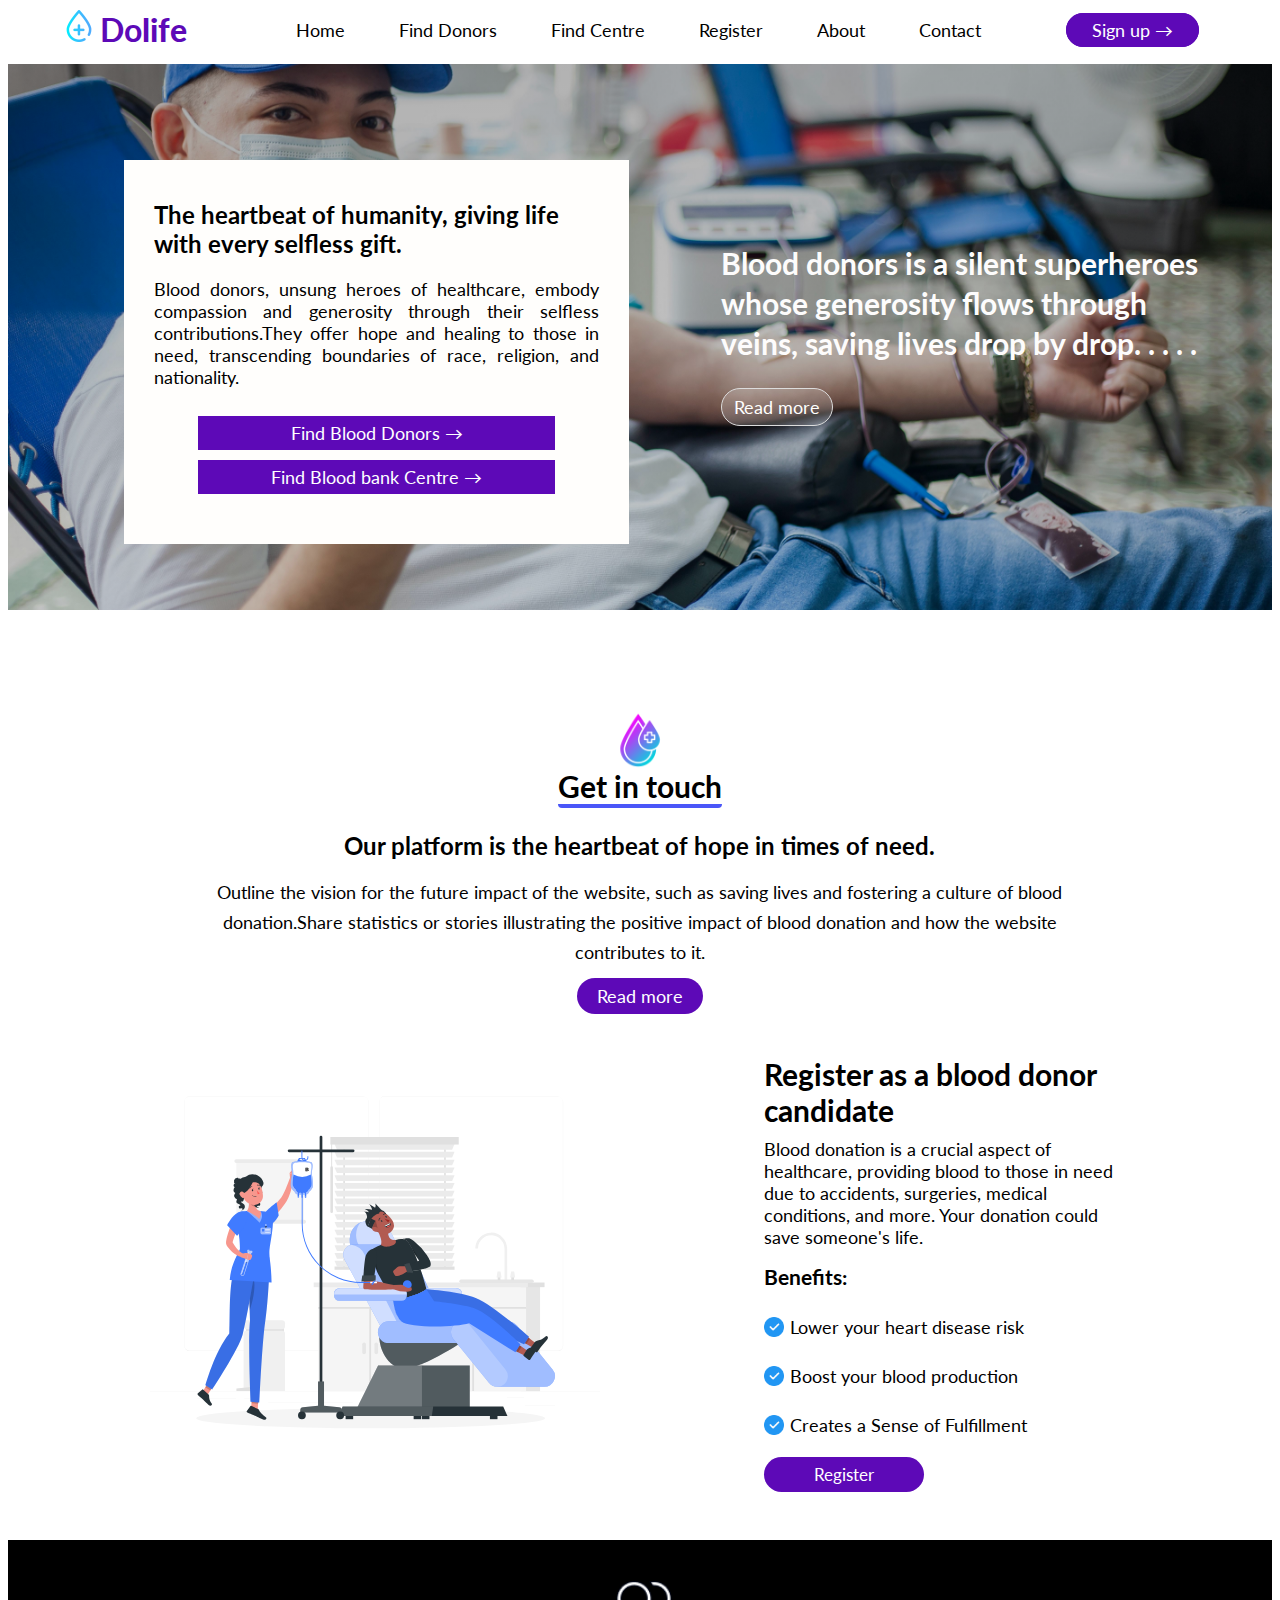
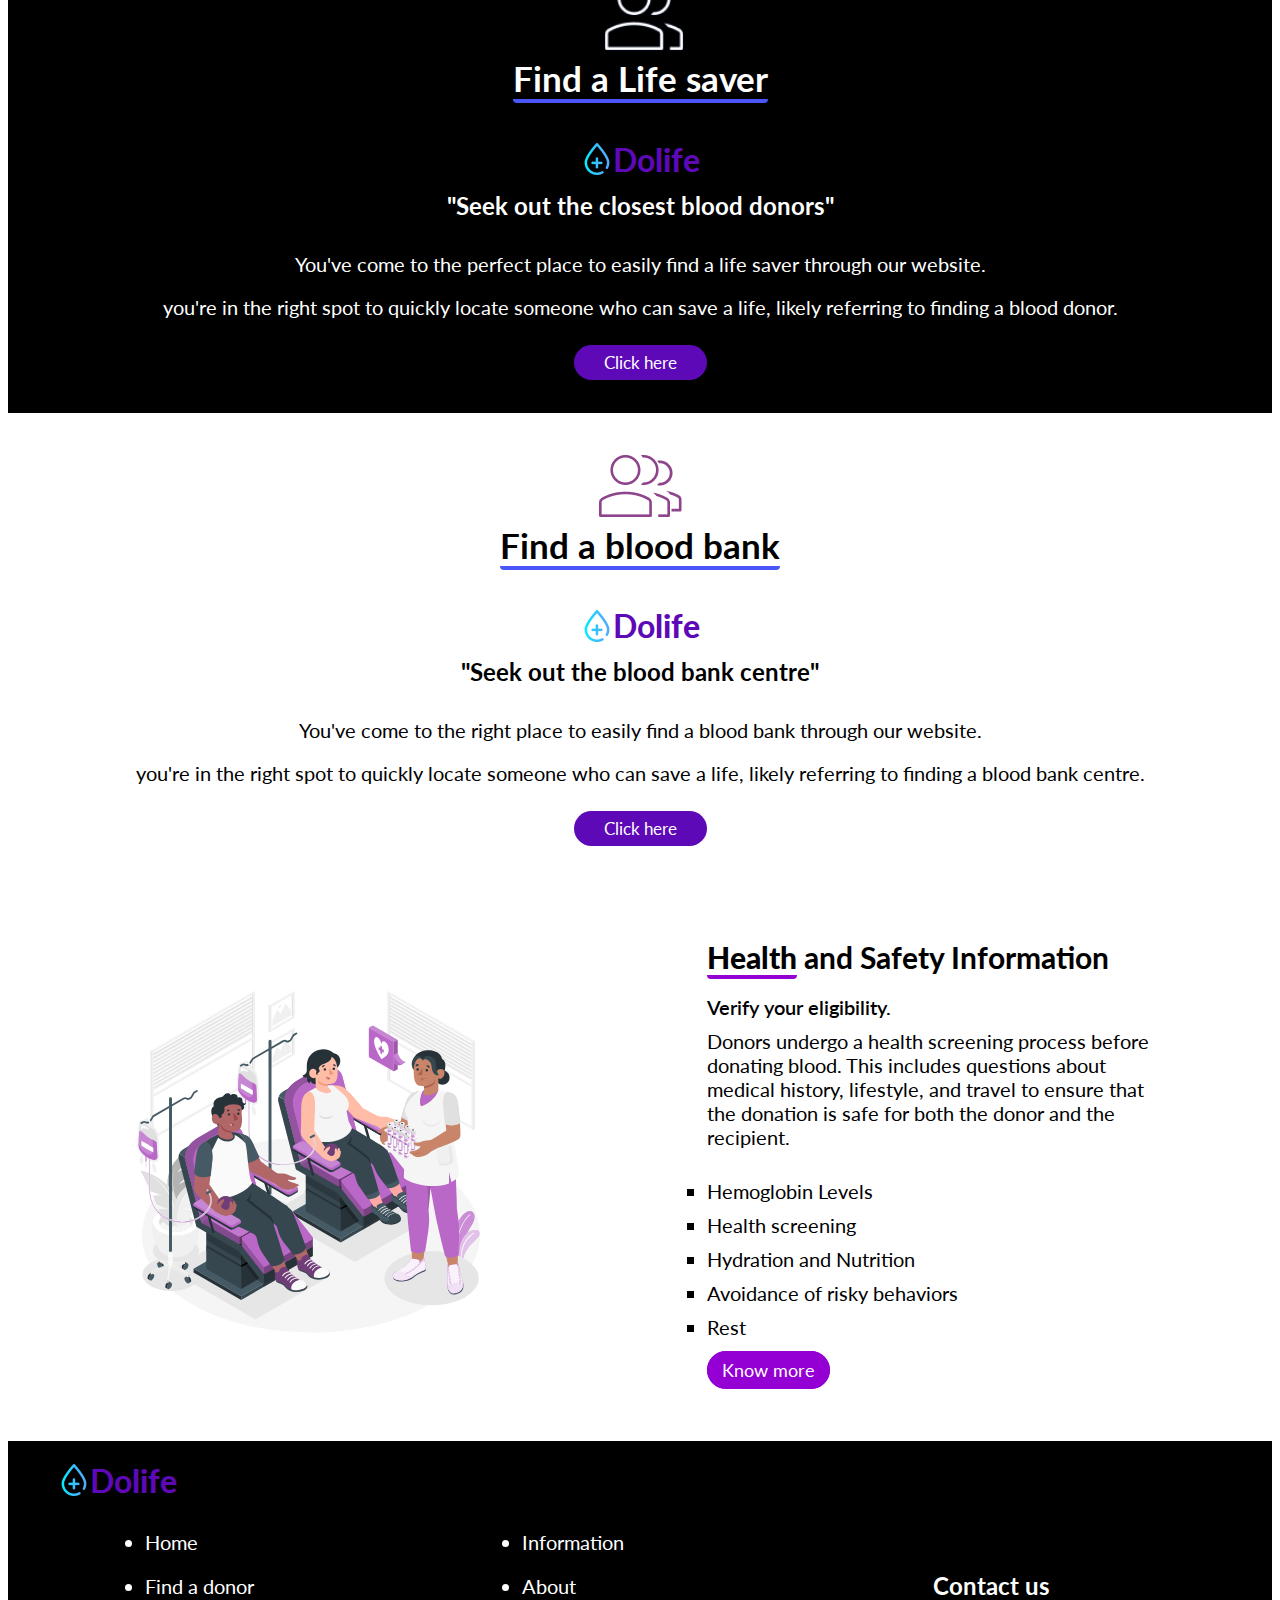
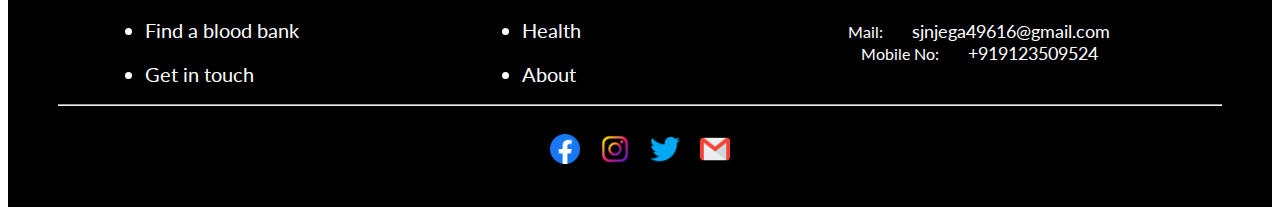
<file: index.html>
<!DOCTYPE html>
<html lang="en">
<head>
    <meta charset="UTF-8">
    <meta name="viewport" content="width=device-width, initial-scale=1.0">
    <link rel="stylesheet" href="style.css" type="text/css">
    <link rel="preconnect" href="https://fonts.googleapis.com">
<link rel="preconnect" href="https://fonts.gstatic.com" crossorigin>
<link href="https://fonts.googleapis.com/css2?family=Lato:ital,wght@0,100;0,300;0,400;0,700;0,900;1,100;1,300;1,400;1,700;1,900&family=Work+Sans:ital,wght@0,100..900;1,100..900&display=swap" rel="stylesheet">
    <title>Do-life</title>
</head>
<body>
    <header>
        <div class="container">
            <div class="row">
                <div class="logo">
                    <a href="">
                    <img src="assets/blood-drop.png" alt="" width="32px">
                    <b class="head">Do<b class="head_1">life</b>
                </a>
                </b>
                </div>
                <div class="anchor_1">
                    <a href="index.html">Home</a>
                    <a href="finddonor.html">Find Donors</a>
                    <a href="bloodbank.html">Find Centre</a>
                    <a href="register.html">Register</a>
                    <a href="getintouch.html">About</a>
                    <a href="#contactLink">Contact</a>
                </div>
                <div>
                    <a class="signup" href="signup.html">Sign up &rarr;</a>
                </div>
                <div>
                    <img id="menu" onclick="openSlideBar()" src="assets/menu (2).png" alt="" width="23px">
                </div>
                <div id="dropdown-menu">
                    <img id="close-mobile" onclick="closeSlideBar()"  src="assets/cross-mark.png" alt="" width="23px">
                    <div id="anchor-mobile">
                    <li><a href="index.html">Home</a></li>
                    <li><a href="finddonor.html">Find donors</a></li>
                    <li><a href="bloodbank.html">Find centre</a></li>
                    <li><a href="register.html">Register</a></li>
                    <li><a href="getintouch.html">About</a></li>
                    <li><a href="#">Contact</a></li>
                    </div>
                </div>
            </div>
        </div>
    </header>
    <section id="sec_1">
        <div class="container">
            <div class="row_1">
                <div class="num_1">
                    <div>
                        <h2>The heartbeat of humanity, giving life with every selfless gift.</h2>
                    </div>
                    <div>
                        <p>Blood donors, unsung heroes of healthcare, embody compassion and generosity through their selfless contributions.They offer hope and healing to those in need, transcending boundaries of race, religion, and nationality.</p>
                    </div>
                    <div class="find">
                        <a href="finddonor.html">Find Blood Donors &rarr;</a>
                    </div>
                    <div class="find">
                        <a href="bloodbank.html">Find Blood bank Centre &rarr;</a>
                    </div>
                </div>
                <div class="num_2">
                    <div>
                        <h2>
                            Blood donors is a silent superheroes whose generosity flows through veins, saving lives drop by drop. . . . .</h2>
                    </div>
                    <div class="btn-first">
                        <a class="signup_1" href="signup.html" target="_top">Sign up</a>
                        <a class="read" href="#">Read more</a>
                    </div>
                </div>
            </div>
        </div>
    </section>
    <section class="sec_2">
        <div class="container">
            <div class="row_2">
                <div class="remove">
                    <img class="jega" src="assets/blood.png" alt="" width="60px">
                </div>
                <div class="num_3">
                    <div>
                        <h2 id="get">Get in touch</h2>
                    </div>
                    <div>
                        <h4>Our platform is the heartbeat of hope in times of need.</h4>
                    </div>
                    <div>
                        <p>Outline the vision for the future impact of the website, such as saving lives and fostering a culture of blood donation.Share statistics or stories illustrating the positive impact of blood donation and how the website contributes to it.</p>
                    </div>
                    <div>
                        <a href="getintouch.html" class="read_1">Read more</a>
                    </div>
                </div>
            </div>
        </div>
    </section>
    <section class="sec_3">
        <div class="container">
            <div class="row_3">
                <div>
                    <img class="blood-image" src="assets/Blood donation-rafiki.svg" alt="">
                </div>
                <div class="num_4">
                    <div>
                        <h2>Register as a blood  donor candidate</h2>
                    </div>
                    <div>
                        <p> Blood donation is a crucial aspect of healthcare, providing blood to those in need due to accidents, surgeries, medical conditions, and more. Your donation could save someone's life. </p>
                    </div>
                    <div>
                        <h4>Benefits:</h4>
                    </div>
                    <div class="table">
                        <div>
                            <img src="assets/check.png" alt="" width="20px">
                            <p id="para">Lower your heart disease risk</p>
                        </div>
                        <div>
                            <img src="assets/check.png" alt="" width="20px">
                            <p id="para">Boost your blood production</p>
                        </div>
                        <div>
                            <img src="assets/check.png" alt="" width="20px">
                            <p id="para">Creates a Sense of Fulfillment</p>
                        </div>
                    </div>
                    <div class="reg">
                        <a href="register.html">Register</a>
                    </div>
                </div>
            </div>
        </div>
    </section>
    <section class="sec_4">
        <div class="container">
            <div class="row_4">
                <div class="num_5">
                    <div>
                        <img class="two-image" src="assets/one.png" alt="" width="110%">
                    </div>
                    <div>
                        <h1>Find a Life saver</h1>
                    </div>
                    <div class="logo">
                        <img class="first-ever-image" src="assets/blood-drop.png" alt="" width="32px">
                        <b class="head">Do<b class="head_1">life</b>
                    </b>
                    </div>
                    <div>
                        <h2>"Seek out the closest blood donors"</h2>
                    </div>
                    <div>
                        <p id="para-1">You've come to the perfect place to easily find a life saver through our website.
                        </p>
                        <p id="para-1"> you're in the right spot to quickly locate someone who can save a life, likely referring to finding a blood donor.</p>
                    </div>
                    <div class="here">
                        <a id="click" href="#">Click here</a>
                    </div>
                </div>
            </div>
        </div>
    </section>
    <section class="sec_5">
        <div class="container">
            <div class="row_4">
                <div class="num_6">
                    <div>
                        <img class="one-image" src="assets/two.png" alt="" width="100%">
                    </div>
                    <div>
                        <h1>Find a blood bank</h1>
                    </div>
                    <div class="logo">
                        <img class="first-ever-image" src="assets/blood-drop.png" alt="" width="32px">
                        <b class="head">Do<b class="head_1">life</b>
                    </b>
                    </div>
                    <div>
                        <h2>"Seek out the blood bank centre"</h2>
                    </div>
                    <div>
                        <p id="para-1">You've come to the right place to easily find a blood bank through our website.
                        </p>
                        <p id="para-1"> you're in the right spot to quickly locate someone who can save a life, likely referring to 
                        finding a blood bank centre.</p>
                    </div>
                    <div class="here">
                        <a id="click" href="#">Click here</a>
                    </div>
                </div>
            </div>
        </div>
    </section>
    <section class="sec_6">
        <div class="container">
            <div class="row_3">
                <div>
                    <img class="blood-image-1" src="assets/Blood donation-amico.svg" alt="">
                </div>
                <div class="num_7">
                <div>
                    <b><b id="health">Health</b> and Safety Information</b>
                </div>
                <div>
                    <p class="begin">Verify your eligibility.</p>
                </div>
                <div>
                    <p id="para-2"> Donors undergo a health screening process before donating blood. This includes questions about medical history, lifestyle, and travel to ensure that the donation is safe for both the donor and the recipient.</p>
                </div>
                <div class="list">
                    <li type="square">Hemoglobin Levels</li>
                    <li type="square">Health screening</li>
                    <li type="square">Hydration and Nutrition</li>
                    <li type="square">Avoidance of risky behaviors</li>
                    <li type="square">Rest</li>
                </div>
                <div class="know">
                    <a href="#">Know more</a>
                </div>
                </div>
            </div>
        </div>
    </section>
    <footer id="contactLink">
        <div class="container">
            <div class="logo">
                <img src="assets/blood-drop.png" alt="" width="32px">
                <b class="head">Do<b class="head_1">life</b>
            </b>
            </div>
            <div class="row_6">
                <div>
                    <li>Home</li>
                    <li>Find a donor</li>
                    <li>Find a blood bank</li>
                    <li>Get in touch</li>
                </div>
                <div>
                    <li>Information</li>
                    <li>About</li>
                    <li>Health</li>
                    <li>About</li>
                </div>
                <div class="footer-contact">
                    <div>
                        <h2 class="contact">Contact us</h2>
                    </div>
                    <div>
                        <span>Mail:</span>
                        <a href="mailto:sjnjega49616@gmail.com">sjnjega49616@gmail.com</a>
                    </div>
                    <div>
                        <span>Mobile No:</span>
                        <a href="tel-9123509524">+919123509524</a>
                    </div>
                </div>
            </div>
            <hr>
            <div class="row_7">
                <div>
                    <img src="assets/facebook.png" alt="" width="30px">
                </div>
                <div>
                    <img src="assets/instagram.png" alt="" width="30px">
                </div>
                <div>
                    <img src="assets/twitter.png" alt="" width="30px">
                </div>
                <div>
                    <img src="assets/gmail.png" alt="" width="30px">
                </div>
            </div>
        </div>
    </footer>
    <script src="index.js"></script>
</body>
</html>
</file>
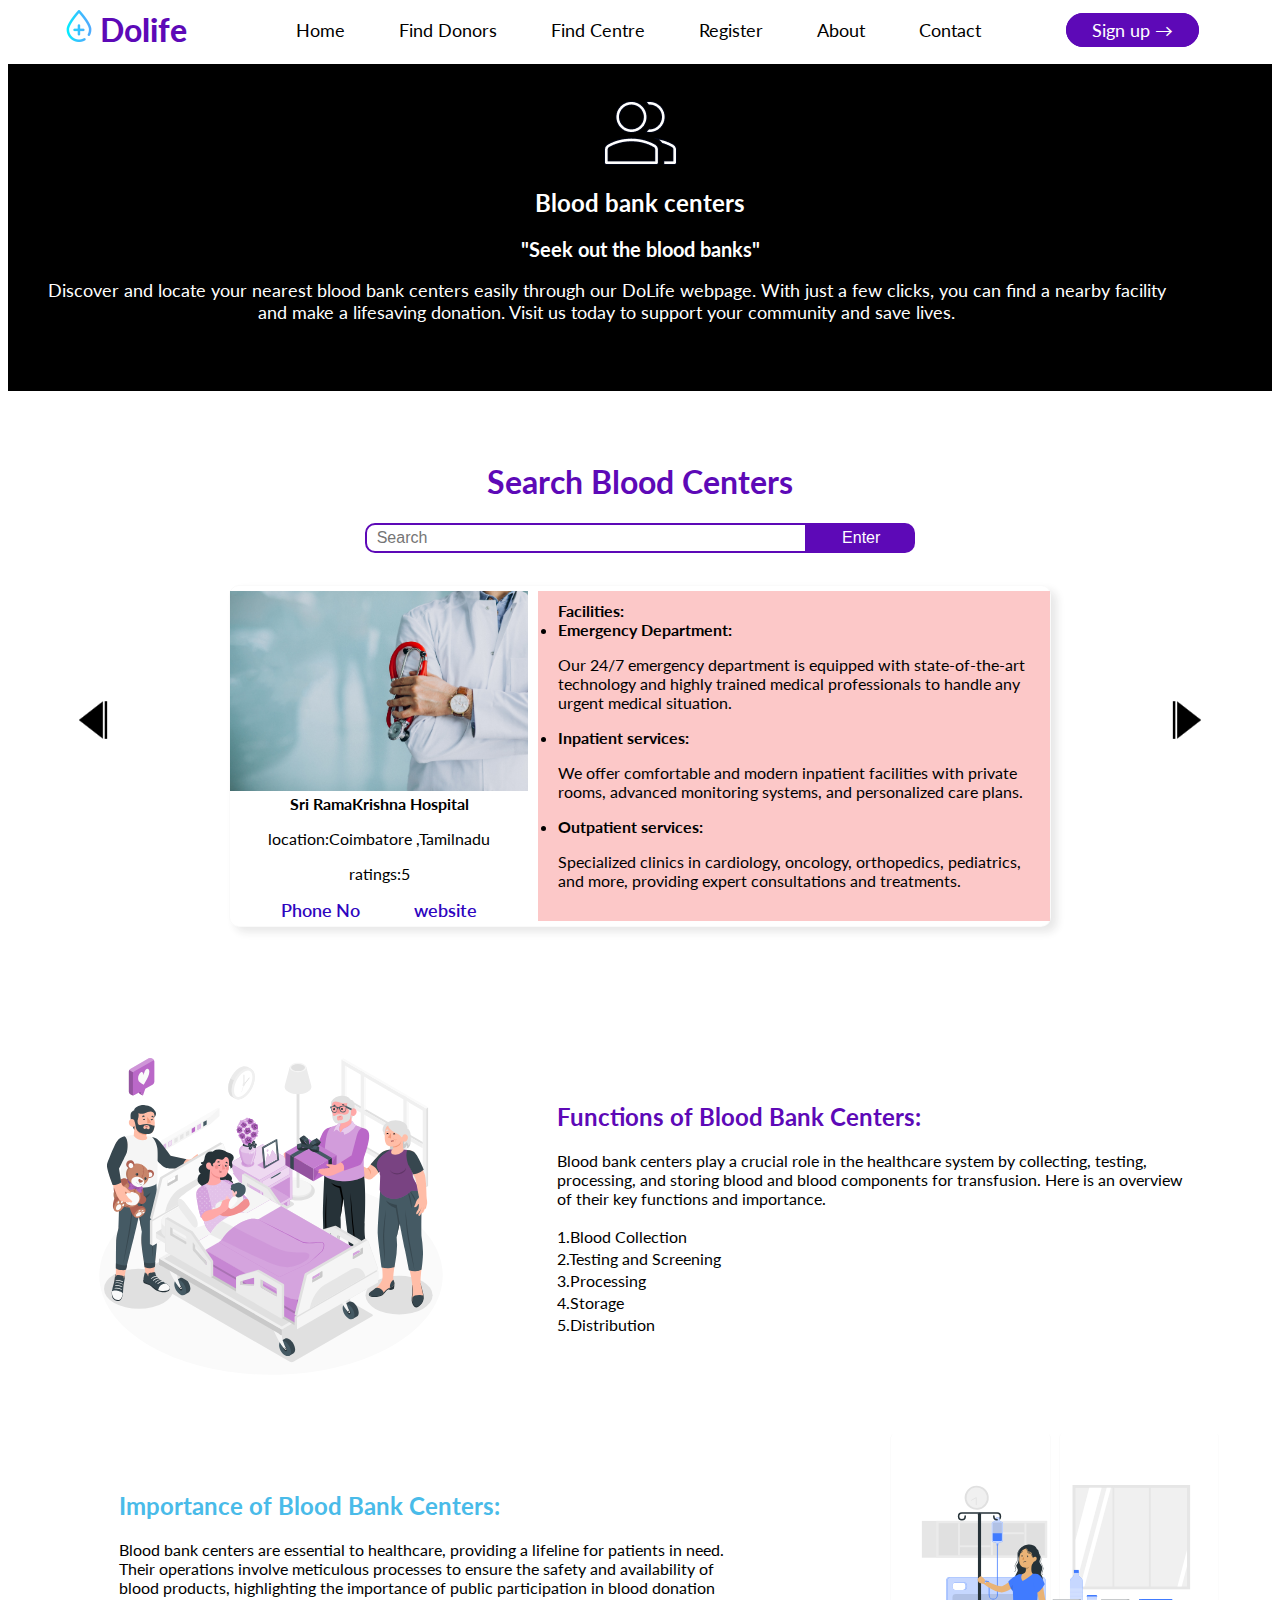
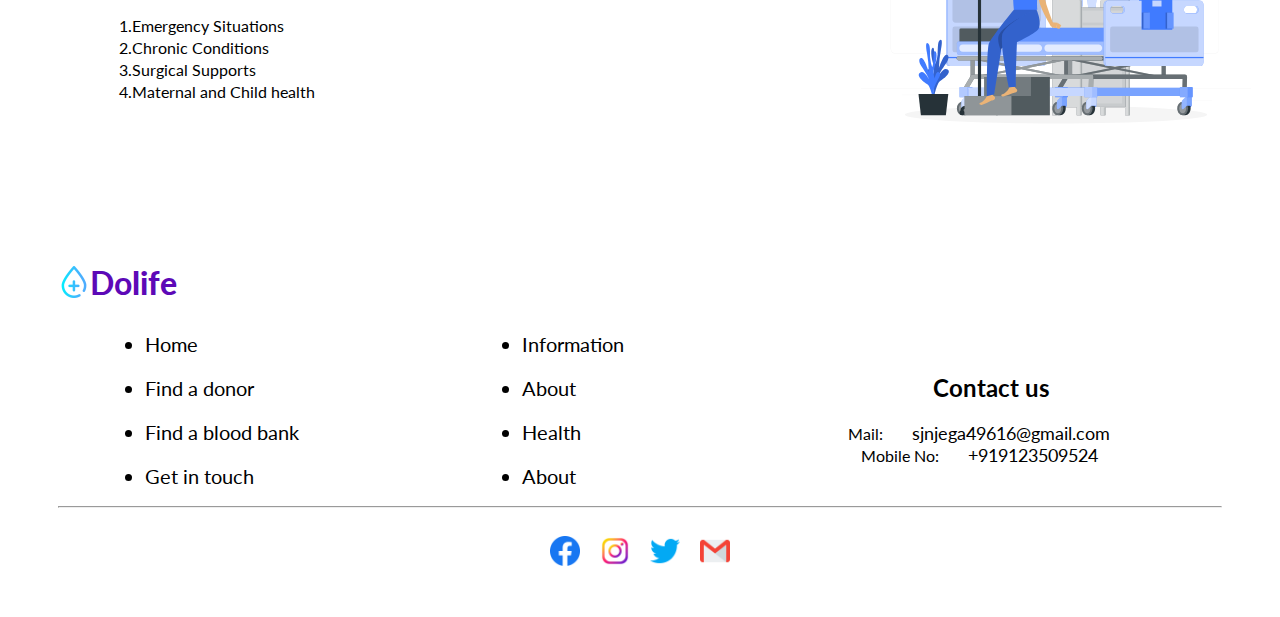
<file: bloodbank.html>
<!DOCTYPE html>
<html lang="en">
<head>
    <meta charset="UTF-8">
    <meta name="viewport" content="width=device-width, initial-scale=1.0">
    <link rel="preconnect" href="https://fonts.googleapis.com">
<link rel="preconnect" href="https://fonts.gstatic.com" crossorigin>
<link href="https://fonts.googleapis.com/css2?family=Lato:ital,wght@0,100;0,300;0,400;0,700;0,900;1,100;1,300;1,400;1,700;1,900&family=Work+Sans:ital,wght@0,100..900;1,100..900&display=swap" rel="stylesheet">
    <link rel="stylesheet" href="bloodbank.css">
    <title>Blood bank-Dolife</title>
</head>
<body>
    <header>
        <div class="container">
            <div class="row">
                <div class="logo">
                    <a href="">
                    <img src="assets/blood-drop.png" alt="" width="32px">
                    <b class="head">Do<b class="head_1">life</b>
                </a>
                </b>
                </div>
                <div class="anchor_1">
                    <a href="index.html">Home</a>
                    <a href="finddonor.html">Find Donors</a>
                    <a href="bloodbank.html">Find Centre</a>
                    <a href="register.html">Register</a>
                    <a href="#">About</a>
                    <a href="#">Contact</a>
                </div>
                <div>
                    <a class="signup" href="signup.html">Sign up &rarr;</a>
                </div>
                <div>
                    <img id="menu" onclick="openSlideBar()" src="assets/menu (2).png" alt="" width="23px">
                </div>
                <div id="dropdown-menu">
                    <img id="close-mobile" onclick="closeSlideBar()"  src="assets/cross-mark.png" alt="" width="23px">
                    <div id="anchor-mobile">
                    <li><a href="index.html">Home</a></li>
                    <li><a href="finddonor.html">Find donors</a></li>
                    <li><a href="bloodbank.html">Find centre</a></li>
                    <li><a href="register.html">Register</a></li>
                    <li><a href="getintouch.html">About</a></li>
                    <li><a href="#">Contact</a></li>
                    </div>
                </div>
            </div>
        </div>
    </header>
    <section class="sec-1">
        <div class="container">
            <div class="row-1">
                <div>
                    <img src="assets/one.png" alt="">
                </div>
                <div>
                    <h2>Blood bank centers</h2>
                </div>
                <div>
                    <b>"Seek out the blood banks"</b>
                </div>
                <div>
                    <p>Discover and locate your nearest blood bank centers easily through our DoLife webpage. With just a few clicks, you can find a nearby facility and make a lifesaving donation. Visit us today to support your community and save lives.</p>
                </div>
            </div>
        </div>
    </section>

    <section class="sec-2">
        <div class="search-bank">
            <h1>Search Blood Centers</h1>
            <div class="aligns">
            <input type="text" id="searchInput" placeholder="Search">
            <button type="button" id="searchbutton">Enter</button>
        </div>
            <div id="resultsContainer">
            </div>
        </div>
    <div class="sliders">
        <div class="slides">
                <div class="slide-card" id="cards-next-slide-1" >
                    <div class="total">
                <div class="doctor-container">
                    <div>
                    <img src="assets/young-handsome-physician-medical-robe-with-stethoscope.jpg" alt="" width="100%">
                </div>
                <div class="doc-content">
                    <b>Sri RamaKrishna Hospital</b>
                    <p>location:Coimbatore ,Tamilnadu</p>
                    <p>ratings:5</p>
                    <a href="">Phone No</a>
                    <a href="">website</a>
                </div>
                </div>
                <div class="left-doc">
                    <b>Facilities:</b>
                    <li><b>Emergency Department:</b>
                    <p>Our 24/7 emergency department is equipped with state-of-the-art technology and highly trained medical professionals to handle any urgent medical situation.</p></li>
                    <li><b>Inpatient services:</b>
                        <p>We offer comfortable and modern inpatient facilities with private rooms, advanced monitoring systems, and personalized care plans.</p></li>
                    <li><b>Outpatient services:</b>
                            <p> Specialized clinics in cardiology, oncology, orthopedics, pediatrics, and more, providing expert consultations and treatments.</p></li>
                </div>
                </div>
            </div>
                <div id="cards-next-slide-2" class="slide-card">
                    <div class="total">
                        <div class="doctor-container">
                            <div>
                            <img src="assets/doctor-talking-with-his-patient-clinic.jpg" alt="" width="100%">
                        </div>
                        <div class="doc-content">
                            <b>Shanthi Blood Bank</b>
                            <p>location:Coimbatore ,Tamilnadu</p>
                            <p>ratings:4.8</p>
                            <a href="">Phone No</a>
                            <a href="">website</a>
                        </div>
                        </div>
                        <div class="left-doc-1">
                            <b>Facilities:</b>
                            <li><b>Surgical Facilities:</b>
                            <p>Our 24/7 emergency department is equipped with state-of-the-art technology and highly trained medical professionals to handle any urgent medical situation.</p></li>
                            <li><b>Inpatient services:</b>
                                <p>We offer comfortable and modern inpatient facilities with private rooms, advanced monitoring systems, and personalized care plans.</p></li>
                            <li><b>Outpatient services:</b>
                                    <p> Specialized clinics in cardiology, oncology, orthopedics, pediatrics, and more, providing expert consultations and treatments.</p></li>
                        </div>
                        </div>
                </div>
                <div id="cards-next-slide-3" class="slide-card">
                    <div class="total">
                        <div class="doctor-container">
                            <div>
                            <img src="assets/young-female-doctor-standing-corridor-hospital.jpg" alt="" width="100%">
                        </div>
                        <div class="doc-content">
                            <b>Coimbatore Medical College</b>
                            <p>location:Coimbatore ,Tamilnadu</p>
                            <p>ratings:4.2</p>
                            <a href="">Phone No</a>
                            <a href="">website</a>
                        </div>
                        </div>
                        <div class="left-doc-2">
                            <b>Facilities:</b>
                            <li><b>Pharmacy Services:</b>
                            <p>Our 24/7 emergency department is equipped with state-of-the-art technology and highly trained medical professionals to handle any urgent medical situation.</p></li>
                            <li><b>Inpatient services:</b>
                                <p>We offer comfortable and modern inpatient facilities with private rooms, advanced monitoring systems, and personalized care plans.</p></li>
                            <li><b>Mental Health Services:</b>
                                    <p> Specialized clinics in cardiology, oncology, orthopedics, pediatrics, and more, providing expert consultations and treatments.</p></li>
                        </div>
                        </div>
                </div>
                <div id="cards-next-slide-4" class="slide-card">
                    <div class="total">
                        <div class="doctor-container">
                            <div>
                            <img src="assets/young-male-psysician-with-patient-hospital.jpg" alt="" width="100%">
                        </div>
                        <div class="doc-content">
                            <b>Lions Blood Bank</b>
                            <p>location:Coimbatore ,Tamilnadu</p>
                            <p>ratings:3.5</p>
                            <a href="">Phone No</a>
                            <a href="">website</a>
                        </div>
                        </div>
                        <div class="left-doc-3">
                            <b>Facilities:</b>
                            <li><b>Support Services:</b>
                            <p>Our 24/7 emergency department is equipped with state-of-the-art technology and highly trained medical professionals to handle any urgent medical situation.</p></li>
                            <li><b>Inpatient services:</b>
                                <p>We offer comfortable and modern inpatient facilities with private rooms, advanced monitoring systems, and personalized care plans.</p></li>
                            <li><b>Outpatient services:</b>
                                    <p> Specialized clinics in cardiology, oncology, orthopedics, pediatrics, and more, providing expert consultations and treatments.</p></li>
                        </div>
                        </div>
                </div>
        <img class="arrow" src="assets/new-arr.png" onclick="PrevImage()" alt="" width="50px" id="left-arrow-1">
        <img class="arrow-1" id="right-arrow-1" onclick="NextImage()" src="assets/new-arr-1.png" alt="" width="50px">
    </div>
</section>
<section class="sec-3">
    <div class="container">
        <div class="row-3">
            <div>
                <img src="assets/Hospital family visit-amico.svg" alt="">
            </div>
            <div class="blood-num">
                <h2>Functions of Blood Bank Centers:</h2>
                <p>Blood bank centers play a crucial role in the healthcare system by collecting, testing, processing, and storing blood and blood components for transfusion. Here is an overview of their key functions and importance.</p>
                <li>1.Blood Collection</li>
                <li>2.Testing and Screening</li>
                <li>3.Processing</li>
                <li>4.Storage</li>
                <li>5.Distribution</li>
            </div>
        </div>
    </div>
</section>
<section>
    <div class="container">
        <div class="row-4">
            <div>
                <img src="assets/Hospital patient-rafiki.svg" alt="">
            </div>
            <div class="blood-num-1">
                <h2>Importance of Blood Bank Centers:</h2>
                <p>Blood bank centers are essential to healthcare, providing a lifeline for patients in need. Their operations involve meticulous processes to ensure the safety and availability of blood products, highlighting the importance of public participation in blood donation</p>
                <li>1.Emergency Situations</li>
                <li>2.Chronic Conditions</li>
                <li>3.Surgical Supports</li>
                <li>4.Maternal and Child health</li>
            </div>
        </div>
    </div>
</section>
<footer>
    <div class="container">
        <div class="logo">
            <img src="assets/blood-drop.png" alt="" width="32px">
            <b class="head">Do<b class="head_1">life</b>
        </b>
        </div>
        <div class="row_6">
            <div>
                <li>Home</li>
                <li>Find a donor</li>
                <li>Find a blood bank</li>
                <li>Get in touch</li>
            </div>
            <div>
                <li>Information</li>
                <li>About</li>
                <li>Health</li>
                <li>About</li>
            </div>
            <div class="footer-contact">
                <div>
                    <h2 class="contact">Contact us</h2>
                </div>
                <div>
                    <span>Mail:</span>
                    <a href="mailto:sjnjega49616@gmail.com">sjnjega49616@gmail.com</a>
                </div>
                <div>
                    <span>Mobile No:</span>
                    <a href="tel-9123509524">+919123509524</a>
                </div>
            </div>
        </div>
        <hr>
        <div class="row_7">
            <div>
                <img src="assets/facebook.png" alt="" width="30px">
            </div>
            <div>
                <img src="assets/instagram.png" alt="" width="30px">
            </div>
            <div>
                <img src="assets/twitter.png" alt="" width="30px">
            </div>
            <div>
                <img src="assets/gmail.png" alt="" width="30px">
            </div>
        </div>
    </div>
</footer>

    <script src="bloodbank.js"></script>
</body>
</html>
</file>
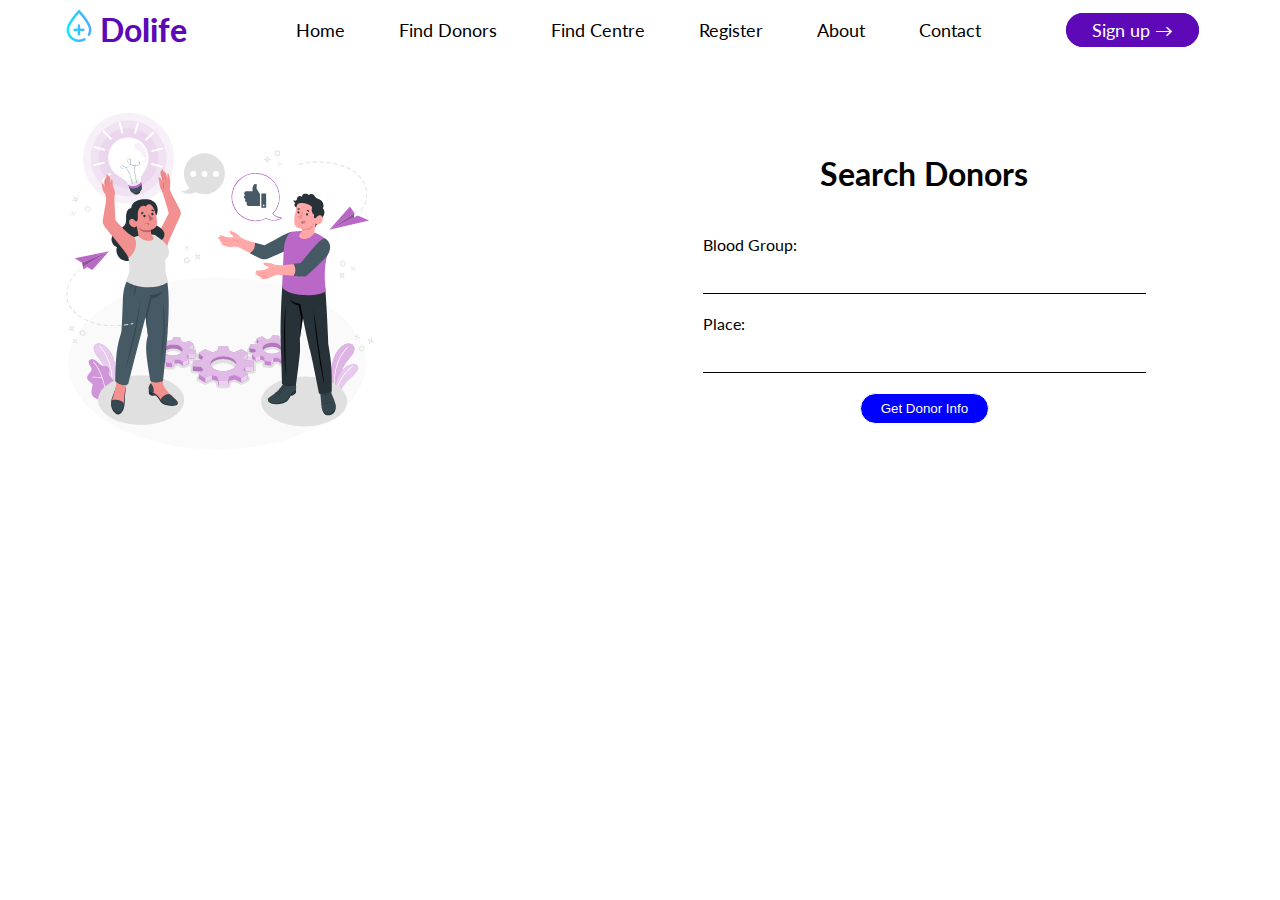
<file: finddonor.html>
<!DOCTYPE html>
<html lang="en">
<head>
    <meta charset="UTF-8">
    <meta name="viewport" content="width=device-width, initial-scale=1.0">
    <title>Document</title>
    <link rel="preconnect" href="https://fonts.googleapis.com">
<link rel="preconnect" href="https://fonts.gstatic.com" crossorigin>
<link href="https://fonts.googleapis.com/css2?family=Lato:ital,wght@0,100;0,300;0,400;0,700;0,900;1,100;1,300;1,400;1,700;1,900&family=Work+Sans:ital,wght@0,100..900;1,100..900&display=swap" rel="stylesheet">
    <link rel="stylesheet" href="finddonor.css">
</head>
<body>
    <header>
        <div class="container">
            <div class="row">
                <div class="logo">
                    <a href="">
                    <img src="assets/blood-drop.png" alt="" width="32px">
                    <b class="head">Do<b class="head_1">life</b>
                </a>
                </b>
                </div>
                <div class="anchor_1">
                    <a href="index.html">Home</a>
                    <a href="finddonor.html">Find Donors</a>
                    <a href="bloodbank.html">Find Centre</a>
                    <a href="register.html">Register</a>
                    <a href="getintouch.html">About</a>
                    <a href="#contactLink">Contact</a>
                </div>
                <div>
                    <a class="signup" href="signup.html">Sign up &rarr;</a>
                </div>
                <div>
                    <img id="menu" onclick="openSlideBar()" src="assets/menu (2).png" alt="" width="23px">
                </div>
                <div id="dropdown-menu">
                    <img id="close-mobile" onclick="closeSlideBar()"  src="assets/cross-mark.png" alt="" width="23px">
                    <div id="anchor-mobile">
                    <li><a href="index.html">Home</a></li>
                    <li><a href="finddonor.html">Find donors</a></li>
                    <li><a href="bloodbank.html">Find centre</a></li>
                    <li><a href="register.html">Register</a></li>
                    <li><a href="getintouch.html">About</a></li>
                    <li><a href="#">Contact</a></li>
                    </div>
                </div>
            </div>
        </div>
    </header>
    <section class="donor-row">
        <div class="donor-left">
            <img src="assets/Finding brilliant ideas-amico.svg" alt="">
        </div>
        <div class="donor-right">
            <h1>Search Donors</h1>
            <div class="donor-input">
                <label for="blood-do">Blood Group:</label>
                <input type="text" id="blood-do">
            </div>
            <div class="donor-input">
                <label for="place-do">Place:</label>
                <input type="text" id="place-do">
            </div>
            <button class="donor-btn" onclick="getDonorInfo()">Get Donor Info</button>
            </form>
        </div>
    </section>
    <div id="result">
        <img id="user" src="assets/user.png" alt="" style="display: none;" width="100px">
    </div>
    <script src="finddonor.js"></script>
</body>
</html>
</file>
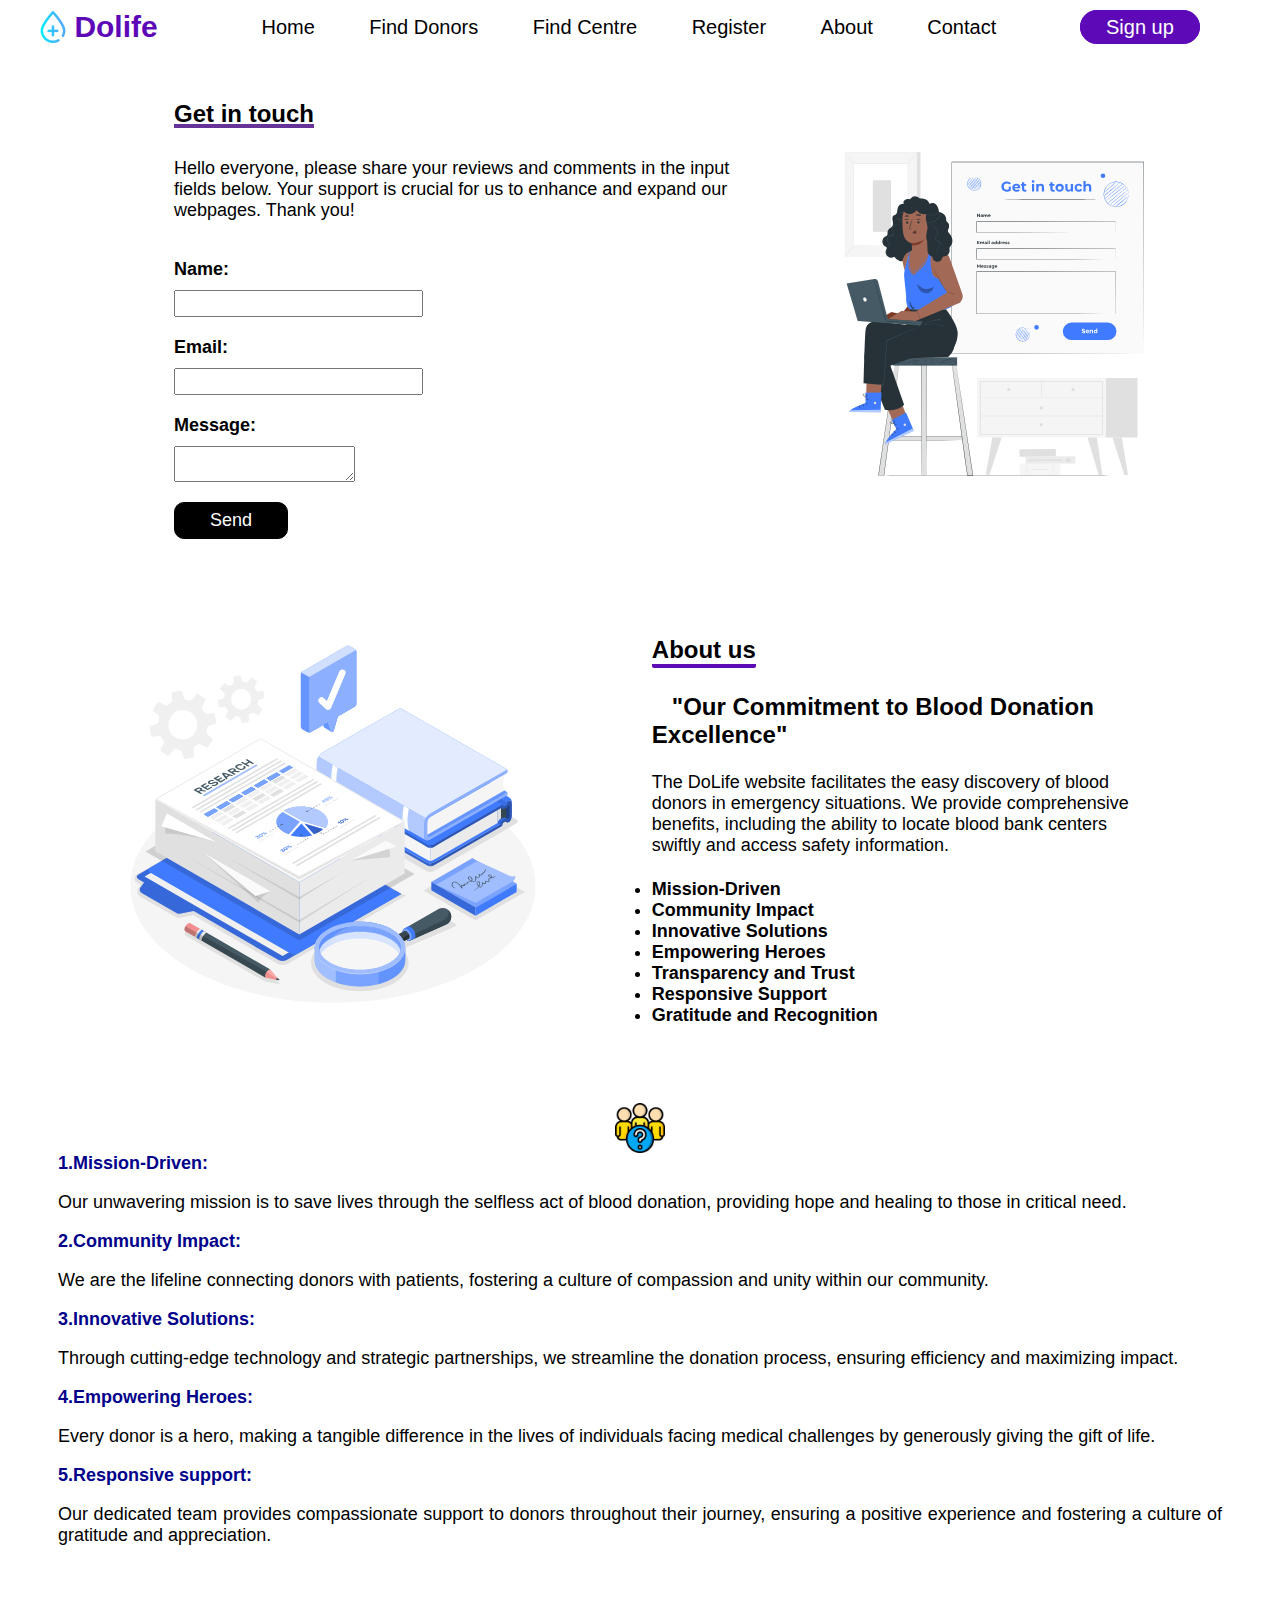
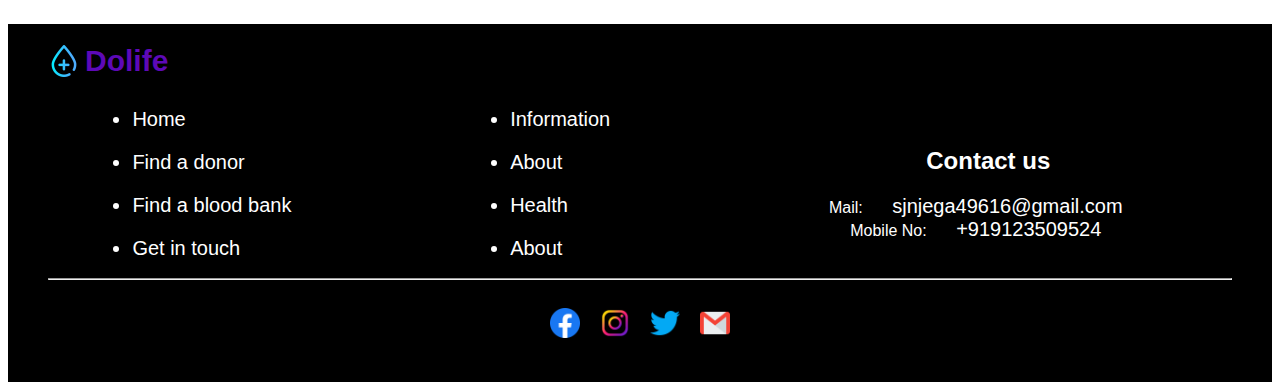
<file: getintouch.html>
<!DOCTYPE html>
<html lang="en">
<head>
    <meta charset="UTF-8">
    <meta name="viewport" content="width=device-width, initial-scale=1.0">
    <link rel="stylesheet" href="getintouch.css">
    <title>Get in touch-Dolife</title>
</head>
<body>
    <header>
        <div class="container">
            <div class="row">
                <div class="logo">
                    <img src="assets/blood-drop.png" alt="" width="32px">
                    <b class="head">Dolife</b>
                </div>
                <div class="anchor_1">
                    <a href="index.html">Home</a>
                    <a href="finddonor.html">Find Donors</a>
                    <a href="bloodbank.html">Find Centre</a>
                    <a href="register.html">Register</a>
                    <a href="#">About</a>
                    <a href="#">Contact</a>
                </div>
                <div>
                    <a class="signup" href="signup.html">Sign up</a>
                </div>
                <div>
                    <img id="menu" src="assets/menu (2).png" alt="" width="23px">
                </div>
            </div>
        </div>
    </header>
    <section id="sec_1">
        <div class="container">
            <div class="row_1">
                <div class="get-content">
                    <div>
                        <h2>Get in touch</h2>
                    </div>
                    <div class="comments">
                        <p>Hello everyone, please share your reviews and comments in the input fields below. Your support is crucial for us to enhance and expand our webpages. Thank you!</p>
                    </div>
                    <div class="connect">
                        <label for="name-issue">Name:</label>
                        <input type="text" name="name-issue" id="name-issue">
                    </div>
                    <div class="connect">
                        <label for="emailaddress">Email:</label>
                        <input type="email" id="emailaddress" name="emailaddress">
                    </div>
                    <div class="connect">
                        <label for="message-issue">Message:</label>
                        <textarea name="message-issue" id="message-issue"></textarea>
                    </div>
                    <div>
                        <button class="heading-link" id="review-btn" type="submit">Send</button>
                    </div>
                </div>
                <div >
                    <img class="get-image" src="assets/Get in touch-pana.svg" alt="">
                </div>
                </div>
            </div>
    </section>
    <section class="sec_2">
        <div class="container">
            <div class="row_2">
                <div>
                    <img class="research-image" src="assets/Research paper-amico.svg" alt="">
                </div>
                <div class="num_1">
                    <div>
                        <h2 class="about">About us</h2>
                    </div>
                    <div>
                        <b>"Our Commitment to Blood Donation Excellence"</b>
                    </div>
                    <div>
                        <p>The DoLife website facilitates the easy discovery of blood donors in emergency situations. We provide comprehensive benefits, including the ability to locate blood bank centers swiftly and access safety information.</p>
                    </div>
                    <div>
                        <li>Mission-Driven</li>
                        <li>Community Impact</li>
                        <li>Innovative Solutions</li>
                        <li>Empowering Heroes</li>
                        <li>Transparency and Trust</li>
                        <li>Responsive Support</li>
                        <li>Gratitude and Recognition</li>
                    </div>
                </div>
            </div>
        </div>
    </section>
    <section class="sec_3">
        <div class="container">
            <div class="about-image">
                <img  src="assets/about.png" alt="" width="50px">
            </div>
            <div class="row_3">
                <div>
                    <b>1.Mission-Driven:</b>
                    <p>Our unwavering mission is to save lives through the selfless act of blood donation, providing hope and healing to those in critical need.</p>
                </div>
                <div>
                    <b>2.Community Impact:</b>
                    <p>We are the lifeline connecting donors with patients, fostering a culture of compassion and unity within our community.</p>
                </div>
                <div>
                    <b>3.Innovative Solutions: </b>
                    <p>Through cutting-edge technology and strategic partnerships, we streamline the donation process, ensuring efficiency and maximizing impact.</p>
                </div>
                <div>
                    <b>4.Empowering Heroes: </b>
                    <p>Every donor is a hero, making a tangible difference in the lives of individuals facing medical challenges by generously giving the gift of life.</p>
                </div>
                <div>
                    <b>5.Responsive support:</b>
                    <p>Our dedicated team provides compassionate support to donors throughout their journey, ensuring a positive experience and fostering a culture of gratitude and appreciation.</p>
                </div>
            </div>
        </div>
    </section>
    <footer>
        <div class="container">
            <div class="logo">
                <img src="assets/blood-drop.png" alt="" width="32px">
                <b class="head">Dolife</b>
            </div>
            <div class="row_6">
                <div>
                    <li>Home</li>
                    <li>Find a donor</li>
                    <li>Find a blood bank</li>
                    <li>Get in touch</li>
                </div>
                <div class="second-allign">
                    <li>Information</li>
                    <li>About</li>
                    <li>Health</li>
                    <li>About</li>
                </div>
                <div class="footer-contact">
                    <div>
                        <h2 class="contact">Contact us</h2>
                    </div>
                    <div>
                        <span>Mail:</span>
                        <a href="mailto:sjnjega49616@gmail.com">sjnjega49616@gmail.com</a>
                    </div>
                    <div>
                        <span>Mobile No:</span>
                        <a href="tel-9123509524">+919123509524</a>
                    </div>
                </div>
            </div>
            <hr>
            <div class="row_7">
                <div>
                    <img src="assets/facebook.png" alt="" width="30px">
                </div>
                <div>
                    <img src="assets/instagram.png" alt="" width="30px">
                </div>
                <div>
                    <img src="assets/twitter.png" alt="" width="30px">
                </div>
                <div>
                    <img src="assets/gmail.png" alt="" width="30px">
                </div>
            </div>
        </div>
    </footer>
    <script src="get.js"></script>
</body>
</html>
</file>
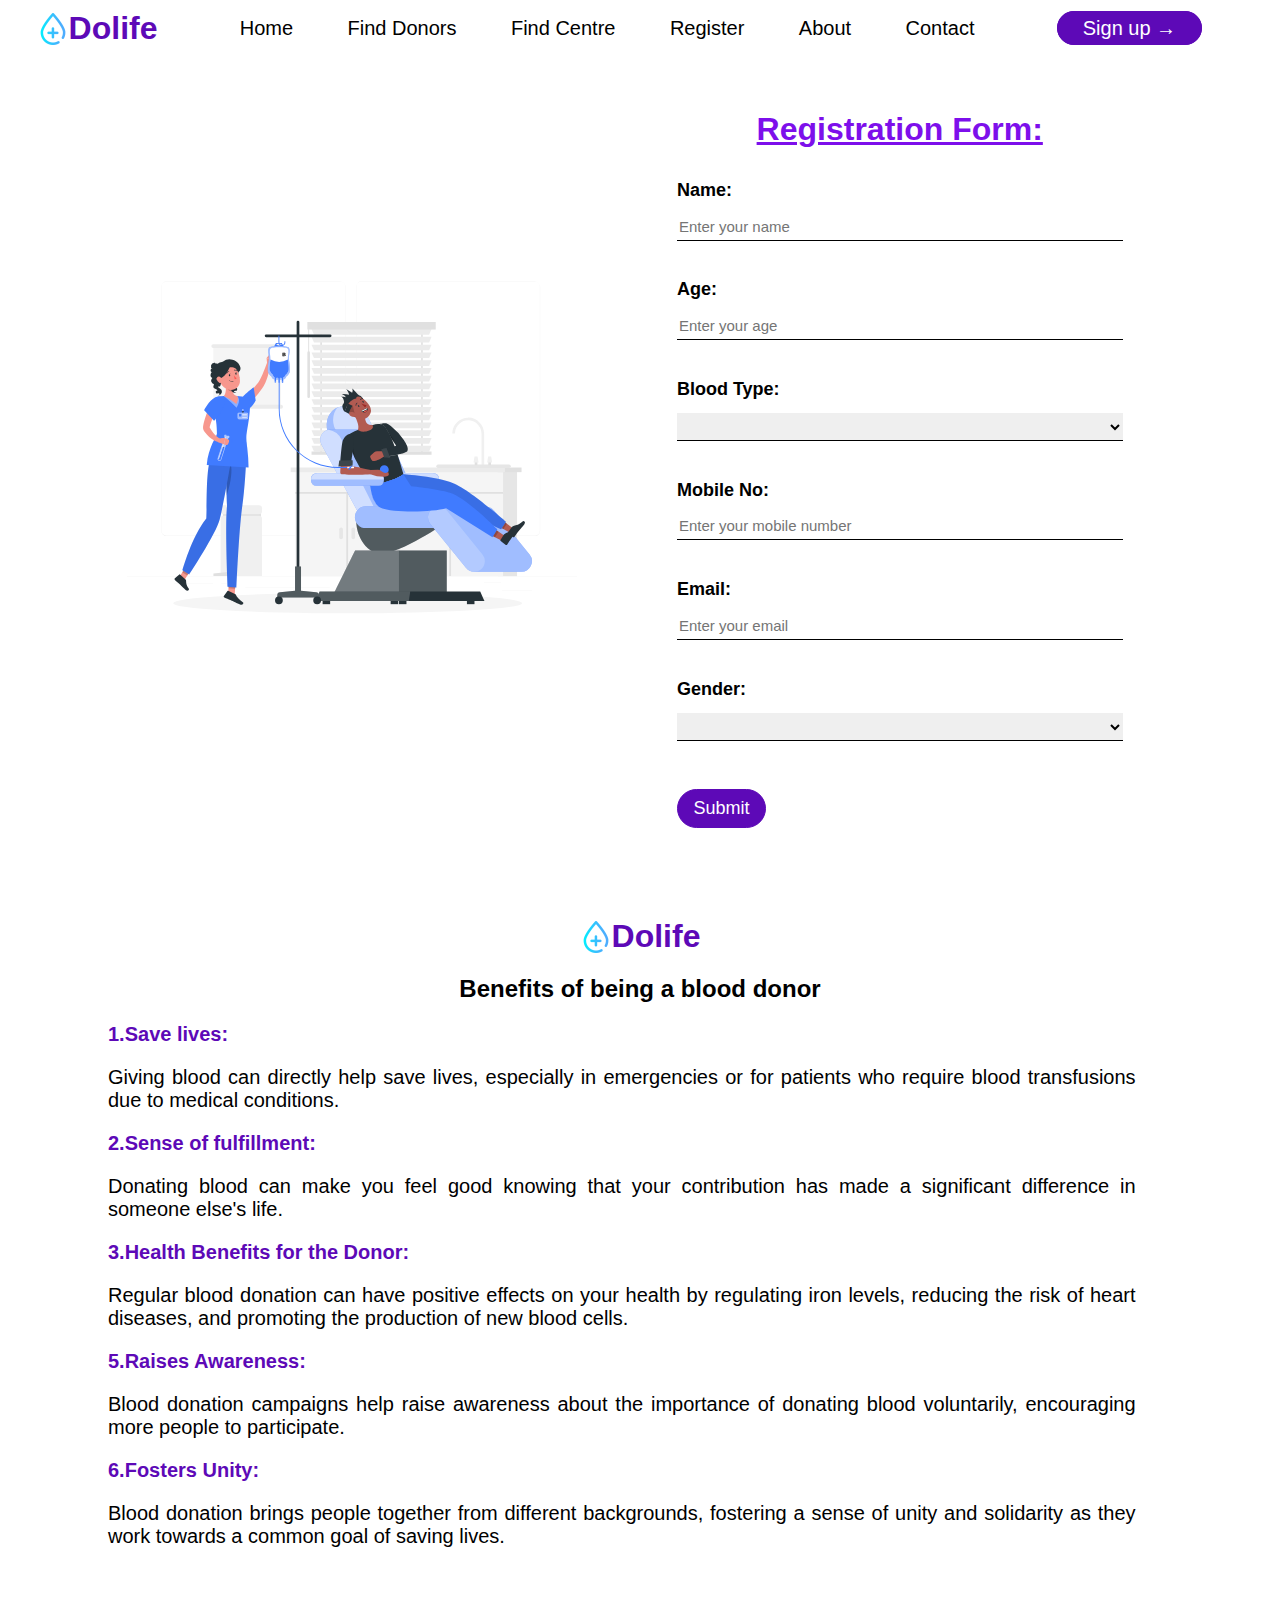
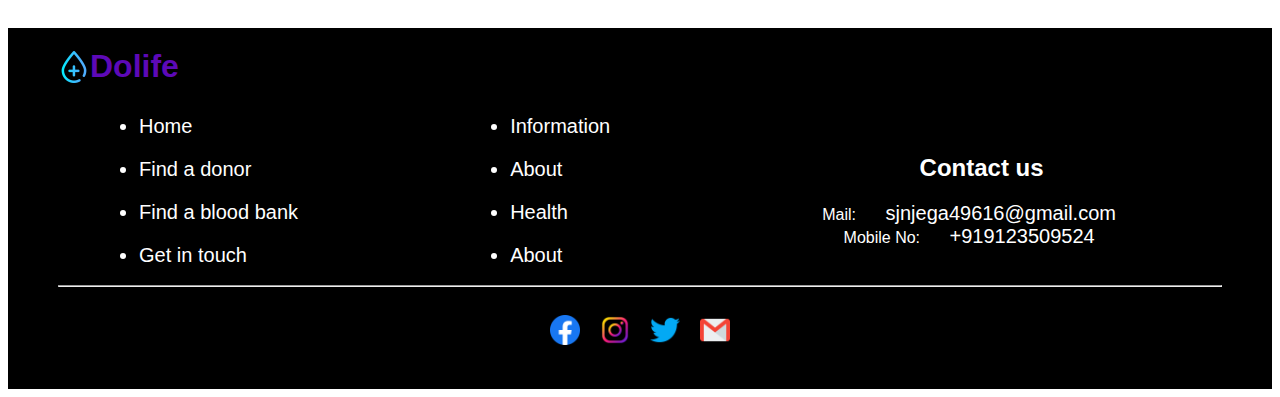
<file: register.html>
<!DOCTYPE html>
<html lang="en">
<head>
    <meta charset="UTF-8">
    <meta name="viewport" content="width=device-width, initial-scale=1.0">
    <link rel="stylesheet" href="register.css">
    <title>Register-Dolife</title>
</head>
<body>
    <header>
        <div class="container">
            <div class="row">
                <div class="logo">
                    <img src="assets/blood-drop.png" alt="" width="32px">
                    <b class="head">Dolife</b>
                </div>
                <div class="anchor_1">
                    <a href="index.html">Home</a>
                    <a href="finddonor.html">Find Donors</a>
                    <a href="bloodbank.html">Find Centre</a>
                    <a href="register.html">Register</a>
                    <a href="getintouch.html">About</a>
                    <a href="#">Contact</a>
                </div> 
                <div>
                    <a class="signup" href="signup.html">Sign up &rarr;</a>
                </div>
                <div>
                    <img id="menu" src="assets/menu (2).png" alt="" width="23px">
                </div>
            </div>
        </div>
    </header>
    <section class="sec_1">
        <div class="container">
            <div class="row_1">
                <div>
                    <img class="first-image" src="assets/Blood donation-rafiki.svg" alt="">
                </div>
                <div class="num_1">
                    <main class="main">
                        <h1 class="main-heading">Registration Form:</h1>
                        <form action="" class="main-form" id="user-register-form">
                            <div class="main-form-content">
                                <label class="form-label" for="name">Name:</label>
                                <input class="form-input" id="name" name="name" type="text" placeholder="Enter your name">
                                <span class="popup">Your name is required *</span>
                            </div>
                            <div class="main-form-content">
                                <label class="form-label" for="age">Age:</label>
                                <input class="form-input" id="age" name="age" type="number" placeholder="Enter your age">
                                <span class="popup">Your Age is required *</span>
                            </div>
                <div class="main-form-content">
                    <label class="form-label" for="bloodGroup">Blood Type:</label>
            <select class="form-input" name="bloodGroup" id="bloodGroup" placeholder="Select your blood type">
            <option type="text" class="form-input"></option>
            <option  type="text" class="form-input">A+</option>
            <option  type="text" class="form-input">O+</option>
            <option  type="text" class="form-input">B+</option>
            <option  type="text" class="form-input">AB+</option>
            <option  type="text" class="form-input">A-</option>
            <option  type="text" class="form-input">O-</option>
            <option  type="text" class="form-input">B-</option>
            <option  type="text" class="form-input">AB-</option>
        </select>
        <span class="popup">Select your blood type *</span>
        </div>
                            <div class="main-form-content">
                                <label class="form-label" for="mobileNo">Mobile No:</label>
                                <input class="form-input" id="mobileNo" name="mobileNo" type="tel" placeholder="Enter your mobile number">
                                <span class="popup">Enter your mobile number *</span>
                            </div>
                            <div class="main-form-content">
                                <label class="form-label" for="email">Email:</label>
                                <input class="form-input" id="email" name="email" type="email" placeholder="Enter your email">
                                <span class="popup">Enter your email *</span>
                            </div>
                            <div class="main-form-content">
                                <label class="form-label" for="gender">Gender:</label>
                                <select class="form-input" name="" id="gender" >
                                    <option  class="form-input"></option>
                                    <option class="form-input">Male</option>
                                    <option class="form-input">Female</option>
                                    <option  class="form-input">Others</option>
                                </select>
                                <span class="popup">Select your gender *</span>
                            </div>
                            <div>
                                <button type="submit" id="btn-submit">Submit</button>
                            </div>
                        </form>
                    </main>
                </div>
            </div>
        </div>
    </section>
    <section class="sec_2">
        <div class="container">
            <div class="row_2">
                <div class="logo_1">
                    <img src="assets/blood-drop.png" alt="" width="32px">
                    <b class="head">Dolife
                </b>
                </div>
                <div class="benefits">
                    <h2>Benefits of being a blood donor</h2>
                </div>
                <div class="num_2">
                    <div>
                        <b>1.Save lives:</b>
                        <p>Giving blood can directly help save lives, especially in emergencies or for patients who require blood transfusions due to medical conditions.</p>
                    </div>
                    <div>
                        <b>2.Sense of fulfillment:</b>
                        <p> Donating blood can make you feel good knowing that your contribution has made a significant difference in someone else's life.</p>
                    </div>
                    <div>
                        <b>3.Health Benefits for the Donor:</b>
                        <p>Regular blood donation can have positive effects on your health by regulating iron levels, reducing the risk of heart diseases, and promoting the production of new blood cells.</p>
                    </div>
                    <div>
                        <b>5.Raises Awareness:</b>
                        <p>Blood donation campaigns help raise awareness about the importance of donating blood voluntarily, encouraging more people to participate.</p>
                    </div>
                    <div>
                        <b>6.Fosters Unity:</b>
                        <p> Blood donation brings people together from different backgrounds, fostering a sense of unity and solidarity as they work towards a common goal of saving lives.</p>
                    </div>
                </div>
            </div>
        </div>
    </section>
    <footer>
        <div class="container">
            <div class="logo">
                <img src="assets/blood-drop.png" alt="" width="32px">
                <b class="head">Dolife</b>
            </div>
            <div class="row_6">
                <div>
                    <li>Home</li>
                    <li>Find a donor</li>
                    <li>Find a blood bank</li>
                    <li>Get in touch</li>
                </div>
                <div>
                    <li>Information</li>
                    <li>About</li>
                    <li>Health</li>
                    <li>About</li>
                </div>
                <div class="footer-contact">
                    <div>
                        <h2 class="contact">Contact us</h2>
                    </div>
                    <div>
                        <span>Mail:</span>
                        <a href="mailto:sjnjega49616@gmail.com">sjnjega49616@gmail.com</a>
                    </div>
                    <div>
                        <span>Mobile No:</span>
                        <a href="tel-9123509524">+919123509524</a>
                    </div>
                </div>
            </div>
            <hr>
            <div class="row_7">
                <div>
                    <img src="assets/facebook.png" alt="" width="30px">
                </div>
                <div>
                    <img src="assets/instagram.png" alt="" width="30px">
                </div>
                <div>
                    <img src="assets/twitter.png" alt="" width="30px">
                </div>
                <div>
                    <img src="assets/gmail.png" alt="" width="30px">
                </div>
            </div>
        </div>
    </footer>
    <script src="register.js"></script>
</body>
</html>
</file>
<file: style.css>
*{
    box-sizing: border-box;
    scroll-behavior: smooth;
}
body{
    font-family: "Lato", sans-serif;
    font-weight: 400;
    font-style: normal;
}
header{
    padding: 10px 0px 15px 0px;
    position: fixed;
    top: 0%;
    width: 100%;
    background-color: white;
    z-index: 100;
    height: 64px;
}
.container{
    width: 100%;
    margin: auto;
}
.row{
    display: flex;
    flex-wrap: wrap;
    align-items: center;
    justify-content: space-around;
}
.row_1{
    display: flex;
    flex-wrap: wrap;
    justify-content: space-around;
    align-items: center;
}
.row_2{
    display: flex;
    flex-direction: column;
    justify-content: center;
    align-items: center;
}
.row_3{
    display: flex;
    flex-wrap: wrap;
    align-items: center;
    justify-content: space-around;
    gap: 30px;
}
.row_4{
    display: flex;
    flex-direction: column;
    align-items: center;
    justify-content: space-around;
}
#menu{
    display: none;
}
.logo{
    display: flex;
    align-items: center;
}
.head{
    color: #5d09b7;
    font-size: 32px;
}
a{
    text-decoration: none;
    font-size: 18px;
    padding: 0px 25px;
    color: black;
}
#anchor-mobile{
    background-color: white;
    display: flex;
    flex-direction: column;
    align-items: center;
    justify-content: center;
    gap: 10px;
    padding-top: 14px;
}
#anchor-mobile li{
    list-style-type: none;
    padding-bottom: 10px;
}
#anchor-mobile li a{
    color:black;
}
#close-mobile{
    position: absolute;
    top: 10px;
    left: 20px;
}
#dropdown-menu{
    display: none;
    width: 100%;
    margin-left: -16px;
    margin-top: -37px;
}
.find:hover{
    background-color: #330a75;
    border: 1px solid #330a75;
}
.signup{
    border: 1px solid #5d09b7;
    padding: 5px 25px;
    border-radius: 20px;
    background-color: #5d09b7;
    color: white;
}
.signup_1{
    border: 1px solid white;
    padding: 7px 25px;
    border-radius: 20px;
    background-color: #5d09b7;
    color: white;
    display: none;
}
.signup_1:hover{
    background-color: #330a75;
    border: 1px solid #330a75;
}
.btn-first{
    display: flex;
    gap: 15px;
}
#sec_1{
    background-image: linear-gradient(rgba(0, 0, 0, 0.3),
        rgba(0, 0, 0, 0.2)), url("assets/pexels-franco30-12193105.jpg");
    background-position: center;
    background-repeat: no-repeat;
    background-size: cover;
    width: 100%;
    height: 550px;
    margin-top: 60px;
}
.num_1{
    width: 40%;
    padding: 20px 30px;
    background-color: #fffefc;
    display: flex;
    flex-direction: column;
    align-items: center;
    justify-content: center;
    gap: 10px;
    margin-top: 100px;
    margin-left: 70px;
    padding-bottom: 50px;
}
.num_1 p{
    text-align: justify;
    margin-top: -10px;
    font-size: 18px;
    color: black;
}
.num_1 a{
    color: white;
}
.num_1 h2{
    color: black;
}
.find{
    border: 1px solid #5d09b7;
    width: 80%;
    text-align: center;
    padding: 5px 0px;
    background-color: #5d09b7;
}
.num_2{
    width: 40%;
    margin-top: 40px;
}
.num_2 h2{
    color: rgb(253, 252, 252);
    font-size: 30px;
    line-height: 40px;
}
.read{
    border: 1px solid gainsboro;
    padding: 7px 12px;
    background: rgba(255, 255, 255, 0.20);
    color: #fffffe;
    border-radius: 20px;
}
.num_3{
    display: flex;
    flex-direction: column;
    align-items: center;
    justify-content: center;
    width: 70%;
}
.num_3 h2{
    font-size: 30px;
    margin-top: -5px;
}
.num_4 h2{
    font-size: 30px;
    margin-top: -5px;
}
.num_3 h4{
    font-size: 24px;
    margin-top: -2px;
    text-align: center;
}
.num_4{
    display: flex;
    flex-direction: column;
}
.num_4 h4{
    font-size: 21px;
    margin-top: -2px;
}
.num_3 p{
    font-size: 18px;
    margin-top: -15px;
    text-align: center;
    line-height: 30px;
}
.num_4 p{
    font-size: 18px;
    margin-top: -15px;
}
.num_3 a{
    border: 1px soli #ebdcfa;
    background-color: #5d09b7;
    padding: 7px 20px;
    color: white;
    border-radius: 20px;
    width: 100%;
}
.num_3 a:hover{
    background-color: #330a75;
    border: 1px solid #330a75;
}
.num_4 a{
    border: 1px soli #ebdcfa;
    background-color: #5d09b7;
    padding: 7px 50px;
    color: white;
    border-radius: 20px;
    font-size: 17px;
    width: 100%;
}
.num_4 a:hover{
    background-color: #330a75;
    border: 1px solid #330a75;
}
#get{
    border-bottom: 4px solid #4a56f8;
    border-radius: 4px;
}
.num_4{
    width: 29%;
}
.sec_2{
    margin-top: 100px;
}
.blood-image{
    width: 150%;
}
.blood-image-1{
    width: 120%;
}
.table{
    display: flex;
    flex-direction: column;
    gap: 10px;
}
.table_1{
    display: flex;
}
#para{
    margin-top: -24px;
    margin-left: 26px;
    width: 100%;
}
.sec_3{
    margin-top: 40px;
}
.reg{
    margin-top: 10px;
}
.sec_4{
    background-color: black;
    padding-top: 40px;
    padding-bottom: 40px;
    margin-top: 40px;
}
.num_5 h1{
    text-align: center;
    font-size:35px;
    border-bottom: 4px solid #4a56f8;
    border-radius: 4px;
    color: white;
    margin-top: -10px;
}
.num_6 h1{
    text-align: center;
    font-size:35px;
    border-bottom: 4px solid #4a56f8;
    border-radius: 4px;
    color: black;
    margin-top: -10px;
}
.num_5{
    display: flex;
    flex-direction: column;
    text-align: center;
    align-items: center;
    justify-content: center;
    gap: 13px;
    width: 80%;
}
.num_6{
    display: flex;
    flex-direction: column;
    text-align: center;
    align-items: center;
    justify-content: center;
    gap: 13px;
    width: 80%;
}
.num_7{
    display: flex;
    flex-direction: column;
    width: 35%;
}
#click{
    border: 1px soli #ebdcfa;
    background-color: #5d09b7;
    padding: 7px 30px;
    color: white;
    border-radius: 20px;
    font-size: 17px;
}
.num_5 h2{
    font-size:24px ;
    margin-top: -1px;
    color: white;
}
.num_6 h2{
    font-size:24px ;
    margin-top: -1px;
    color: black;
}
.num_5 p{
    margin-top: -1px;
    font-size: 20px;
    color: white;
}
.num_6 p{
    margin-top: -1px;
    font-size: 20px;
    color: black;
}
.sec_5{
    margin-top: 40px;
}
#health{
    border-bottom: 4px solid darkviolet;
    border-radius: 4px;
}
.row_3 b{
    font-size: 30px;
}
.num_7 p{
    font-size: 20px;
}
.begin{
    font-size: 30px;
    font-weight: 600;
}
#para-2{
    margin-top: -10px;
}
.list li{
    font-size: 20px;
    padding-top: 10px;
}
.num_7 a{
    border: 1px solid darkviolet;
    background-color: darkviolet;
    border-radius: 20px;
    font-size: 18px;
    padding: 7px 14px;
    color: white;
    width: 100%;
}
.know{
    margin-top: 20px;
}
.sec_6{
    margin-top: 100px;
}
.sec_6 h1{
    font-size: 35px;
    text-align: center;
    text-decoration: underline darkviolet;
}

.final{
    display: flex;
    gap: 50px;
}
footer{
    background-color: black;
    padding: 20px 50px;
    margin-top: 60px;
}
.row_6{
    display: flex;
    flex-wrap: wrap;
    align-items: center;
    justify-content: space-around;
    margin-top: 20px;
    gap: 50px;
}
.row_6 li{
    color: white;
    font-size: 20px;
    padding: 10px 0px;
}
.row_6 span{
    color: white;
}
.row_6 a{
    color: white;
}
.contact{
    color: white;
}
.row_7{
    display: flex;
    align-items: center;
    justify-content: center;
    gap: 20px;
    padding: 20px 0px;
}
.footer-contact{
    display: flex;
    flex-direction: column;
    align-items: center;
}
@media(max-width:1100px){
    .anchor_1{
        display: none;
    }
    .row_1{
        flex-direction: column-reverse;
    }
    .num_2{
        width: 90%;
        justify-content: center;
    }
    .num_1{
        width: 70%;
        padding-bottom: 40px;
        margin-top: 150px;
        margin-left: -15px;
        box-shadow: 1px 2px 2px gainsboro;
    }
    #menu{
        display: block;
    }
    .sec_2{
        margin-top: 200px;
    }
    .row_3{
        flex-direction: column;
        gap: 0;
    }
    .num_4{
        width: 85%;
    }
    .blood-image{
        margin-left: -50px;
    }
    .row_4{
        flex-direction: column;
    }
    .num_7{
        width: 90%;
        margin-top: 20px;
    }
}
@media(max-width:820px){
    .sec_2{
        margin-top: 250px;
    }
}
@media(max-width:710px){
    .num_1{
        width: 70%;
    }
    .sec_2{
        margin-top: 250px;
    }
    
}
@media(max-width:610px){
    header{
        height: 50px;
    }
    .num_1{
        width: 80%;
    }
    .num_1 h2{
        font-size: 20px;
    }
    .num_1 p{
        font-size: 15px;
    }
    .num_1 a{
        font-size: 15px;
    }
    .num_3 h2{
        font-size: 20px;
    }
    .num_3 p{
        font-size: 15px;
    }
    .num_3 h4{
        font-size:17px ;
    }
    .num_3 a{
        font-size: 15px;
    }
    .num_4 h2{
        font-size: 20px;
    }
    .num_4 p{
        font-size: 15px;
    }
    .num_4 h4{
        font-size:17px ;
    }
    .num_4 a{
        font-size: 15px;
    }
    .num_5 h1{
        font-size: 20px;
    }
    .num_5 b{
        font-size: 20px;
    }
    .num_5 img{
        width: 60px;
    }
    .num_5 p{
        font-size: 18px;
    }
    .num_5 h2{
        font-size: 20px;
    }
    .num_6 h1{
        font-size: 20px;
    }
    .num_6 b{
        font-size: 20px;
    }
    .num_6 img{
        width: 60px;
    }
    .num_6 p{
        font-size: 18px;
    }
    .num_6 h2{
        font-size: 20px;
    }
    #click{
        font-size: 18px;
        padding: 6px 14px;
    }
    .logo img{
        width: 20px;
    }
    .num_7{
        margin-top: -60px;
    }
    .num_7 b{
        font-size: 20px;
    }
    .num_7 p{
        font-size: 16px;
    }
    .num_7 a{
        font-size: 16px;
        padding: 6px 18px;
    }
    .num_7 li{
        font-size: 16px;
    }
    .blood-image-1{
        width: 90%;
    }
    .num_2 h2{
        font-size: 20px;
        line-height: 25px;
    }
    .num_2 a{
        font-size: 15px;
        padding: 5px 12px;
    }
    .logo img{
        width: 20px;
    }
    #menu{
        width: 15px;
    }
    #close-mobile{
        width: 18px;
    }
    .logo b{
        font-size: 20px;
    }
    .row a{
        font-size: 12px;
    }
    #sec_1{
        margin-top: 0px;
    }
    .num_2{
        padding-top: 30px;
    }
    .num_1{
        margin-top: 100px;
    }
    .sec_2{
        margin-top: 80px;
    }
    .row_2 img{
        width: 42px;
    }
    .table img{
        width: 18px;
    }
    #para{
        margin-top: -22px;
    }
    .blood-image{
        width: 100%;
        margin-left: -10px;
    }
    .sec_3{
        margin-top: 0;
    }
    .sec_6{
        margin-top: 40px;
    }
    .sec_6 h1{
        font-size: 22px;
    }
    .num_7{
        margin-top: 40px;
    }
    .row_6 li{
        font-size: 16px;
    }
    .row_6 span{
        font-size: 16px;
    }
    .row_6 a{
        font-size: 16px;
    }
    .contact{
        font-size: 18px;
    }
    .row_7 img{
        width: 25px;
    }
}
@media(max-width:550px){
    .sec_2{
        margin-top: 100px;
    }
    #sec_1{
        margin-top: 40px;
    }
}
@media(max-width:460px){
    header{
        height: 50px;
    }
    .num_1{
        width: 85%;
        margin-top: 40px;
        border: 1px solid rgba(255, 255, 255, 0.1);
        background:rgba(255, 255, 255, 0.1);
        backdrop-filter: blur(6px);
        padding-bottom: 18px;
        box-shadow: 0px 0px 0px;
    }
    .row img{
        width: 22px;
    }
    .logo{
        align-items: center;
    }
    .row{
        width: 100%;
    }
    .row_2 img{
        width: 38px;
    }
    .row b{
        font-size: 22px;
    }
    .row a{
        font-size: 12px;
    }
    #menu{
        width: 18px;
        margin-left: -30px;
    }
    #close-mobile{
        width: 18px;
    }
    .num_2 h2{
        font-size: 16px;
    }
    .num_2 a{
        font-size: 14px;
        padding: 4px 10px;
    }
    .signup{
        display: none;
    }
    .signup_1{
        display: block;
    }
    .num_1 h2{
        font-size: 16px;
        color: white;
    }
    .num_1 p{
        font-size: 14px;
        color: white;
    }
    .num_1 a{
        font-size: 14px;
        padding: 4px 10px;
    }
    .num_3{
        width: 90%;
    }
    .num_3 h2{
        font-size: 16px;
    }
    .num_3 p{
        font-size: 14px;
        line-height: 19px;
    }
    .num_3 a{
        font-size: 14px;
        padding: 7px 12px;
    }
    .num_3 h4{
        font-size: 15px;
    }
    .num_4 h2{
        font-size: 16px;
    }
    .num_4 p{
        font-size: 14px;
        line-height: 19px;
    }
    .num_4 a{
        font-size: 14px;
        padding: 7px 10px;
    }
    .num_4 h4{
        font-size: 15px;
    }
    .blood-image{
        width: 90%;
        margin-left: 20px;
    }
    .reg{
        margin-top: 4px;
    }
    #get{
        border-bottom: 2px solid #7a06f7;
        border-radius:2px ;
    }
    .sec_2{
        margin-top: 25px;
    }
    .row_4 h1{
        font-size: 18px;
    }
    .row_4 h2{
        font-size: 16px;
    }
    .row_4 p{
        font-size: 14px;
    }
    #click{
        font-size: 14px;
        padding: 5px 20px;
    }
    .first-ever-image{
        width: 20px;
    }
    .num_5{
        width: 92%;
    }
    .num_6{
        width: 92%;
    }
    .num_5 b{
        font-size: 18px;
    }
    .num_6 b{
        font-size: 18px;
    }
    .one-image{
        width: 70%;
    }
    .two-image{
        width: 70%;
    }
    #para-1{
        margin-top: -15px;
    }
    .here{
        margin-top: -15px;
    }
    .reg a{
        padding: 5px 20px;
    }
    .num_3 a{
        padding: 5px 15px;
    }
    .num_7 b{
        font-size :16px; ;
    }
    .num_7 p{
        font-size: 14px;
    }
    .num_7 li{
        font-size: 14px;
    }
    .num_7 a{
        font-size: 14px;
        padding: 4px 12px;
    }
    .num_7{
        width: 90%;
    }
    .blood-image-1{
        width: 80%;
        margin-left: 30px;
    }
    .sec_6{
        margin-top: 40px;
    }
    .row_6 li{
        font-size: 14px;
    }
    .row_6 span{
        font-size: 14px;
    }
    .row_6 a{
        font-size: 14px;
    }
    .contact{
        font-size: 16px;
    }
    .row_7 img{
        width: 20px;
    }
    .row_6{
        gap: 10px;
    }
}
@media(max-width:365px){
    .sec_2{
        margin-top: 80px;
    }
}
</file>
<file: bloodbank.css>
*{
    box-sizing: border-box;
}
body{
    font-family: "Lato", sans-serif;
    font-weight: 400;
    font-style: normal;
}
header{
    padding: 10px 0px 15px 0px;
    position: fixed;
    top: 0%;
    width: 100%;
    background-color: white;
    z-index: 100;
    height: 64px;
}
.container{
    width: 100%;
    margin: auto;
}
h1{
    color: #5d09b7;
    text-align: center;
}
.row{
    display: flex;
    flex-wrap: wrap;
    align-items: center;
    justify-content: space-around;
}
#menu{
    display: none;
}
.logo{
    display: flex;
    align-items: center;
}
.head{
    color: #5d09b7;
    font-size: 32px;
}
a{
    text-decoration: none;
    font-size: 18px;
    padding: 0px 25px;
    color: black;
}
#anchor-mobile{
    background-color: white;
    display: flex;
    flex-direction: column;
    align-items: center;
    justify-content: center;
    gap: 10px;
    padding-top: 14px;
}
#anchor-mobile li{
    list-style-type: none;
    padding-bottom: 10px;
}
#anchor-mobile li a{
    color:black;
}
#close-mobile{
    position: absolute;
    top: 10px;
    left: 30px;
}
#dropdown-menu{
    display: none;
    width: 100%;
    margin-left: -16px;
    margin-top: -48px;
    box-shadow: 1px 2px 3px rgb(122, 121, 121);
}
.find:hover{
    background-color: #330a75;
    border: 1px solid #330a75;
}
.signup{
    border: 1px solid #5d09b7;
    padding: 5px 25px;
    border-radius: 20px;
    background-color: #5d09b7;
    color: white;
}
.sec-1{
    margin-top: 50px;
    padding: 50px 0px;
    background-color: black;
}
.row-1{
    display: flex;
    flex-direction: column;
    align-items: center;
    justify-content: center;
}
.row-2{
    display: flex;
    align-items: center;
    justify-content: center;
}
.row-2 p{
    font-size:18px ;
    color: white;
}
.row-2 b{
    font-size: 20px;
    color: white;
}
.row-1 h2{
    color: white;
}
.row-1 b{
    font-size: 20px;
    color: white;
}
.row-1 p{
    width: 90%;
    text-align: center;
    margin-left: 30px;
    font-size: 18px;
    color: white;
}
input{
    width: 100%;
    padding: 5px 10px;
    border-top-left-radius: 10px;
    border-bottom-left-radius: 10px;
    border:2px solid #5d09b7;
    font-size: 14px;
}
::placeholder{
    font-size: 16px;
}

.card-image{
    display: flex;
    flex-direction: column;
    gap: 20px;
    width: 40%;
}
.first-image{
    width: 100px;
}
.sliders{
    position: relative;
    margin: auto;
    width: 100%;
}
.slides{
    display: flex;
    justify-content: center;
}
.slide-card{
    display: none;
    animation-name: fades;
    animation-duration: 2s;
    box-shadow: 6px 5px 8px rgba(32, 32, 32, 0.11);
}
.doctor-container{
    width: 60%;
}
.doc-content{
    text-align: center;
}
.doctor-container img{
    height: 200px;
}
.left-doc{
    width: 100%;
    background-color: rgb(252, 200, 200);
    padding: 10px 20px;
}
.left-doc-1{
    width: 100%;
    background-color: rgb(195, 247, 195);
    padding: 10px 20px;
}
.left-doc-2{
    width: 100%;
    background-color: rgb(183, 231, 248);
    padding: 10px 20px;
}
.left-doc-3{
    width: 100%;
    background-color: rgb(250, 250, 197);
    padding: 10px 20px;
}
.total{
    display: flex;
    gap: 10px;
}
#cards-next-slide-1{
    align-items: center;
    justify-content: center;
    gap: 20px;
    border: 1px solid #bbbbbb11 ;
    border-radius: 10px;
    width: 65%;
    height: fit-content;
    padding: 5px 0px;
}
#cards-next-slide-1 a{
    color: rgb(46, 5, 192);
    font-weight: 600;
}
#cards-next-slide-2{
    align-items: center;
    justify-content: center;
    gap: 20px;
    border: 1px solid #bbbbbb11 ;
    border-radius: 10px;
    width: 65%;
    height: fit-content;
    padding: 5px 0px;
}
#cards-next-slide-2 a{
    color: rgb(5, 192, 46);
    font-weight: 600;
}
#cards-next-slide-3{
    align-items: center;
    justify-content: center;
    gap: 20px;
    border: 1px solid #bbbbbb11 ;
    border-radius: 10px;
    width: 65%;
    height: fit-content;
    padding: 5px 0px;
}
#cards-next-slide-3 a{
    color: rgb(192, 5, 46);
    font-weight: 600;
}
#cards-next-slide-4{
    align-items: center;
    justify-content: center;
    gap: 20px;
    border: 1px solid #bbbbbb11 ;
    border-radius: 10px;
    width: 65%;
    height: fit-content;
    padding: 5px 0px;
}
#cards-next-slide-4 a{
    color: rgb(5, 192, 52);
    font-weight: 600;
}
.cards-content{
    padding: 20px 0px;
    width: 450px;
}
.cards-content b,p{
    font-size: 16px;
}

.search-bank{
    display: flex;
    flex-direction: column;
    align-items: center;
    justify-content: center;
}
.aligns{
    display: flex;
    width: 100%;
    align-items: center;
    justify-content: center;
}
.search-bank button{
    padding: 6px 35px;
    background-color:#5d09b7;
    color: white;
    border: none;
    border-end-end-radius: 10px;
    border-top-right-radius: 10px;
    font-size: 16px;
}
input{
    width: 35%;
}

.arrow{
    width: 50px;
    position: absolute;
    top: 110px;
    left: 60px;
}
.arrow-1{
    position: absolute;
    width: 50px;
    right: 60px;
    top: 110px;
}
.sec-2{
    margin-top: 50px;
}

.displayImage{
    display: block;
}
.sec-3{
    margin-top: 100px;
}
.row-3{
    display: flex;
    align-items: center;
    justify-content: space-around;
}
.row-3 img{
    width: 120%;
}
.row-3 h2{
    color: #5d09b7;
}
.row-3 li{
    list-style-type: none;
    padding-top: 3px;
}
.blood-num{
    width: 50%;
}
.row-4{
    display: flex;
    align-items: center;
    justify-content: space-evenly;
    flex-direction: row-reverse;
}
.row-4 img{
    width: 130%;
}
.row-4 h2{
    color: rgb(73, 187, 233);
}
.row-3 li{
    list-style-type: none;
    padding-top: 3px;
}
.row-4 li{
    list-style-type: none;
    padding-top: 3px;
}
.blood-num-1{
    width: 50%;
}
footer{
    padding: 20px 50px;
    margin-top: 60px;
}
.row_6{
    display: flex;
    flex-wrap: wrap;
    align-items: center;
    justify-content: space-around;
    margin-top: 20px;
    gap: 50px;
}
.row_6 li{
    font-size: 20px;
    padding: 10px 0px;
}
.row_7{
    display: flex;
    align-items: center;
    justify-content: center;
    gap: 20px;
    padding: 20px 0px;
}
.footer-contact{
    display: flex;
    flex-direction: column;
    align-items: center;
}
#resultsContainer{
    display: flex;
    flex-direction: column;
    border: 1px solid  transparent;
    width: 45%;
    margin-bottom: 30px;
}
.result{
    display: none;
    padding: 8px 0px;
}
.result a{
    color: #5d09b7;
    transition: 0.5s ease-in-out;
    text-align: center;
}
.result a:hover{
    text-decoration: 2px underline #5d09b7;
}
@keyframes fades {
    from{
        opacity: 0.1;
    }
    to{
        opacity: 1;
    }
}

@media(max-width:1100px){
    #menu{
        display: block;
    }
    .anchor_1{
        display: none;
    }
    .row-3{
        flex-direction: column-reverse;
    }
    .row-4{
        flex-direction: column-reverse;
    }
    .blood-num{
        width: 90%;
    }
    .row-3 img{
        width: 100%;
    }
    .blood-num-1{
        width: 90%;
    }
    .row-4 img{
        width: 140%;
        margin-left: -40px;
    }
    .sec-3{
        margin-top: 40px;
    }
}
@media(max-width:760px){
    .arrow-1{
        width: 25px;
        right: 0;
    }
    .arrow{
        width: 25px;
        left: 0;
    }
    #resultsContainer{
        width: 53%;
    }
    .total{
        flex-direction: column;
    }
    .doctor-container{
        display: flex;
        width: 100%;
        align-items: center;
    }
    .left-doc,.left-doc-1,.left-doc-2,.left-doc-3{
        display: none;
    }
    .doctor-container img{
        width: 100%;
        height: max-content;
    }
    .doc-content{
        width: 100%;
    }
}
@media(max-width:680px){
    .first-image{
        width:170px ;
    }
    .cards-content p,a{
        font-size: 16px;
    }.cards-content img{
        width: 18px;
    }
    .cards-content b{
        font-size: 16px;
    }
    .cards-content{
        margin-top: 20px;
    }
    #resultsContainer{
        width: 55%;
    }
}
@media(max-width:610px){
    header{
        height: 50px;
    }
    .logo img{
        width: 20px;
    }
    #menu{
        width: 15px;
    }
    #close-mobile{
        width: 18px;
    }
    .logo b{
        font-size: 20px;
    }
    .row a{
        font-size: 12px;
    }
    h1{
        font-size: 20px;
    }
    input{
        width: 70%;
    }
    #resultsContainer{
        width: 90%;
    }
    p{
        font-size: 17px;
    }
    h2{
        font-size: 20px;
    }
    .row_6 li{
        font-size: 16px;
    }
    .row_6 span{
        font-size: 16px;
    }
    .row_6 a{
        font-size: 16px;
    }
    .contact{
        font-size: 18px;
    }
    .row_7 img{
        width: 25px;
    }
    .first-image{
        width: 40%;
        height: 165px;
        margin-top: -1px;
    }
    .cards-content{
        width: min-content;
        margin-top: 10px;
        padding: 10px 0px;
        width: 100%;
    }
    #cards-next-slide-1,#cards-next-slide-2,#cards-next-slide-3,#cards-next-slide-4{
        width: 85%;
        height: 185px;
    }
}
@media(max-width:550px){
    #cards-next-slide-1,#cards-next-slide-2,#cards-next-slide-3,#cards-next-slide-4{
        width: 90%;
    }
    footer{
        margin-top: 0;
    }
}

@media(max-width:460px){
    header{
        height: 50px;
    }
    h1{
        font-size: 18px;
    }
    .row b{
        font-size: 22px;
    }
    .row a{
        font-size: 12px;
    }
    .row-1 b{
        font-size: 22px;
    }
    .row-1 a{
        font-size: 14px;
    }
    .row-1 p{
        font-size: 14px;
        width: 90%;
        margin-left: 20px;
    }
    .row-1 img{
        width: 35px;
    }
    .row-1 h2{
        font-size: 16px;
    }
    .row-1 b{
        font-size: 16px;
    }
    #menu{
        width: 18px;
        margin-left: -30px;
    }
    .row{
        width: 100%;
    }
    .signup{
        display: none;
    }
    .signup_1{
        display: block;
    }
    #close-mobile{
        width: 18px;
    }
    .first-image{
        width: 40%;
        height: 165px;
        margin-top: -1px;
    }
    .hospital-img{
        display: none;
    }
    
    .cards-content{
        width: min-content;
        margin-top: 10px;
        padding: 10px 0px;
        width: 100%;
    }
    .cards-content a{
        padding: 5px 15px;
    }
    #cards-next-slide-1,#cards-next-slide-2,#cards-next-slide-3,#cards-next-slide-4{
        width: 85%;
        height: 180px;
    }
    .arrow-1{
        margin-top: -25px;
    }
    .arrow{
        margin-top: -25px;
    }
    p{
        font-size: 15px;
    }
    h2{
        font-size: 18px;
    }
    li{
        font-size: 15px;
    }
    .row-3 img{
        width: 80%;
        margin-left: 20px;
    }
    .row-4 img{
        width: 100%;
        margin-left: 0px;
    }
    .row_6 li{
        font-size: 14px;
    }
    .row_6 span{
        font-size: 14px;
    }
    .row_6 a{
        font-size: 14px;
    }
    .contact{
        font-size: 16px;
    }
    .row_7 img{
        width: 20px;
    }
    .row_6{
        gap: 10px;
    }
    #resultsContainer{
        width: 95%;
    }
} 
@media(max-width:380px){
    .first-image{
        display: none;
    }
    .show-content{
        width: 100%;
    }
    #resultsContainer{
        width: 100%;
    }
}
</file>
<file: finddonor.css>
*{
    box-sizing: border-box;
}
body{
    font-family: "Lato", sans-serif;
    font-weight: 400;
    font-style: normal;
    scroll-behavior: smooth;
}
header{
    padding: 10px 0px 15px 0px;
    position: fixed;
    top: 0%;
    width: 100%;
    background-color: white;
    z-index: 100;
    height: 64px;
}
.container{
    width: 100%;
    margin: auto;
}
.row{
    display: flex;
    flex-wrap: wrap;
    align-items: center;
    justify-content: space-around;
}
#menu{
    display: none;
}
.logo{
    display: flex;
    align-items: center;
}
.head{
    color: #5d09b7;
    font-size: 32px;
}
a{
    text-decoration: none;
    font-size: 18px;
    padding: 0px 25px;
    color: black;
}
#anchor-mobile{
    background-color: white;
    display: flex;
    flex-direction: column;
    align-items: center;
    justify-content: center;
    gap: 10px;
    padding-top: 14px;
}
#anchor-mobile li{
    list-style-type: none;
    padding-bottom: 10px;
}
#anchor-mobile li a{
    color:black;
}
#close-mobile{
    position: absolute;
    top: 10px;
    left: 20px;
}
#dropdown-menu{
    display: none;
    width: 100%;
    margin-left: -16px;
    margin-top: -37px;
}
.find:hover{
    background-color: #330a75;
    border: 1px solid #330a75;
}
.signup{
    border: 1px solid #5d09b7;
    padding: 5px 25px;
    border-radius: 20px;
    background-color: #5d09b7;
    color: white;
}
.donor-row{
    width: 100%;
    display: flex;
    align-items: center;
    justify-content: center;
    margin-top: 100px;
}
.donor-left{
    width: 40%;
    height: fit-content;
    margin: auto;
}
.donor-left img{
    width: 70%;
}
.donor-right{
    width: 50%;
    display: flex;
    flex-direction: column;
    align-items: center;
    margin: auto;
}
form{
    width: 100%;
}
.donor-input{
    display: flex;
    flex-direction: column;
    width: 70%;
    margin: auto;
    margin-top: 20px;
    gap: 10px;
}
input{
    border: none;
    border-bottom: 1px solid black;
    padding: 7px;
}
option{
    padding: 10px;
}
select{
    padding: 7px;
}
#result{
    display: flex;
    justify-content: center;
    align-items: center;
    gap: 50px;
    flex-wrap: wrap;
    width: 95%;
    margin-top: 30px;
}
.result-container{
    display: flex;
    align-items: center;
    gap: 20px;
    border: 1px solid gray;
    border-radius: 10px;
    box-shadow: 5px 5px 5px rgba(128, 128, 128, 0.137);
    padding: 5px 20px;
    cursor: pointer;
}
.result-container img{
    height: max-content;
}
.donor-details{
    display: flex;
    flex-direction: column;
    margin: 0%;
    padding: 0;
    flex: 1;
}
.donor-details p{
    margin: 5px;
}
.donor-btn{
    border: 1px solid white;
    padding: 7px 20px;
    background-color: blue;
    color: white;
    margin-top: 20px;
    border-radius: 20px;
}
@media(max-width:1100px){
    #menu{
        display: block;
    }
    .anchor_1{
        display: none;
    }
    .row-3{
        flex-direction: column-reverse;
    }
    .row-4{
        flex-direction: column-reverse;
    }
    .blood-num{
        width: 90%;
    }
    .row-3 img{
        width: 100%;
    }
    .blood-num-1{
        width: 90%;
    }
    .row-4 img{
        width: 140%;
        margin-left: -40px;
    }
    .sec-3{
        margin-top: 40px;
    }
    .donor-row{
        flex-direction: column;
        justify-content: center;
        align-items: center;
        margin: auto;
    }
    .donor-right{
        width: 90%;
        display: flex;
        justify-content: center;
        margin: 20px;
    }
    .donor-input{
        width: 100%;
    }
    .donor-left{
        width: 70%;
        margin: auto;
    }
}
@media(max-width:760px){
    .arrow-1{
        width: 25px;
        right: 0;
    }
    .arrow{
        width: 25px;
        left: 0;
    }
}
@media(max-width:680px){
    .first-image{
        width:170px ;
    }
}
@media(max-width:610px){
    header{
        height: 50px;
    }
    .logo img{
        width: 20px;
    }
    #menu{
        width: 15px;
    }
    #close-mobile{
        width: 18px;
    }
    .logo b{
        font-size: 20px;
    }
    .row a{
        font-size: 12px;
    }
    h1{
        font-size: 20px;
    }
    input{
        width: 70%;
    }
    p{
        font-size: 17px;
    }
    h2{
        font-size: 20px;
    }
    .first-image{
        width: 40%;
        height: 165px;
        margin-top: -1px;
    }
    .donor-row{
        flex-direction: column;
        justify-content: center;
        align-items: center;
        margin-top: 70px;
    }
    .donor-right{
        width: 90%;
        display: flex;
        justify-content: center;
        margin: 20px;
    }
    .donor-input{
        width: 100%;
    }
    .donor-left{
        width: 70%;
        margin: auto;
    }
}

@media(max-width:460px){
    header{
        height: 50px;
    }
    h1{
        font-size: 18px;
    }
    .row b{
        font-size: 22px;
    }
    .row a{
        font-size: 12px;
    }
    .row-1 b{
        font-size: 22px;
    }
    .row-1 a{
        font-size: 14px;
    }
    .row-1 p{
        font-size: 14px;
        width: 90%;
        margin-left: 20px;
    }
    .row-1 img{
        width: 35px;
    }
    .row-1 h2{
        font-size: 16px;
    }
    .row-1 b{
        font-size: 16px;
    }
    #menu{
        width: 18px;
        margin-left: -30px;
    }
    .row{
        width: 100%;
    }
    .signup{
        display: none;
    }
    .signup_1{
        display: block;
    }
    #close-mobile{
        width: 18px;
    }
    .first-image{
        width: 40%;
        height: 165px;
        margin-top: -1px;
    }
    .donor-row{
        flex-direction: column;
        justify-content: center;
        align-items: center;
    }
    .donor-right{
        width: 100%;
        display: flex;
        justify-content: center;
    }
    .donor-input{
        width: 100%;
    }
    .donor-left{
        width: 50%;
        margin: auto;
    }
    .donor-left img{
        width: 100%;
    }
} 
@media(max-width:425px){
    .donor-row{
        flex-direction: column;
        align-items: center;
    }
    .donor-right{
        width: 100%;
        display: flex;
    }
    .donor-input{
        width: 100%;
        margin: auto;
    }
    input{
        width: 90%;
    }
    .donor-left{
        width: 50%;
        margin: auto;
    }
    .donor-left img{
        width: 100%;
    }
}
</file>
<file: getintouch.css>
*{
    box-sizing: border-box;
}
body{
    font-family: "Lato", sans-serif;
    font-weight: 400;
    font-style: normal;
}
header{
    padding: 10px 0px 15px 0px;
    position: fixed;
    top: 0%;
    width: 100%;
    background-color: white;
    z-index: 100;
}
.container{
    width: 100%;
    margin: auto;
}
.row{
    display: flex;
    flex-wrap: wrap;
    align-items: center;
    justify-content: space-around;
}
#menu{
    display: none;
}
.logo{
    display: flex;
    align-items: center;
}
.logo b{
    font-size: 30px;
    margin-left: -15px;
}
.head{
    color: #5d09b7;
    font-size: 32px;
}
a{
    text-decoration: none;
    font-size: 20px;
    padding: 0px 25px;
    color: black;
}
.signup{
    border: 1px solid #5d09b7;
    padding: 5px 25px;
    border-radius: 20px;
    background-color: #5d09b7;
    color: white;
}

.row_1{
    display: flex;
    align-items:center;
    justify-content: center;
    padding-top: 60px;
    gap: 20px;
}
.get-image{
    width: 120%;
}
.get-content{
    display: flex;
    flex-direction: column;
    align-items: start;
    padding: 0px 10px;
    gap: 20px;
    width: 50%;
}
.comments{
    width: 90%;
    margin-left: 30px;
}
.get-content p{
    color: black;
    font-size: 18px;
}
.connect{
    display: flex;
    flex-direction: column;
    gap: 10px;
}
.row_1 h1{
    font-size: 30px;
    border-bottom: 4px solid white;
    border-radius: 2px;
    margin-top: -5px;
}
.row_1 h2{
    text-decoration: 4px underline rebeccapurple;
}
.row_1 p{
    font-size: 18px;
    margin-top: -10px;
    margin-left: -30px;
}
.heading-link{
    border: 1px solid black;
    padding: 7px 35px ;
    background-color: black;
    border-radius: 10px;
    color: white;
    font-size: 18px;
}
label,input{
    font-size: 18px;
    font-weight: 700;
}
#sec_1{
    margin-top: 20px;
}
.row_2{
    display: flex;
    flex-wrap: wrap;
    align-items: center;
    justify-content: space-around;

}
.research-image{
    width: 140%;
}
.num_1{
    display: flex;
    flex-direction: column;
    align-items: start;
    width: 40%;
    gap: 5px;
}
.order-1{
    width: 40%;
    border: 1px solid white;
    background-color: white;
    display: flex;
    flex-direction: column;
    align-items: start;
    justify-content: center;
}
.order-2{
    display: flex;
    flex-direction: column;
}
.about{
    border-bottom: 4px solid #5d09b7;
    border-radius: 2px;
}
.num_1 b{
    font-size: 24px;
}
.num_1 p{
    font-size: 18px;
}
.num_1 li{
    font-size: 18px;
    font-weight: 600;
}
.sec_2{
    margin-top: 70px;
}
.row_3{
    display: flex;
    flex-direction: column;
    align-items: start;
    justify-content: start;
    padding: 0px 30px;
}
.row_3 p,b{
    text-align: justify;
    padding: 0px 20px;
    font-size: 18px;
}
.row_3 b{
    color: darkblue;
}
.about-image{
    display: flex;
    align-items: center;
    justify-content: center;
}
.sec_3{
    margin-top: 70px;
}
footer{
    background-color: black;
    padding: 20px 40px;
    margin-top: 60px;
}
.row_6{
    display: flex;
    flex-wrap: wrap;
    align-items: center;
    justify-content: space-around;
    margin-top: 20px;
    gap: 50px;
}
.row_6 li{
    color: white;
    font-size: 20px;
    padding: 10px 0px;
}
.row_6 span{
    color: white;
}
.row_6 a{
    color: white;
}
.contact{
    color: white;
}
.row_7{
    display: flex;
    align-items: center;
    justify-content: center;
    gap: 20px;
    padding: 20px 0px;
}
.footer-contact{
    display: flex;
    flex-direction: column;
    align-items: center;
}
.popup-1{
    display: flex;
    flex-direction: column;
    align-items: center;
    border: 1px solid rgba(0, 0, 0, 0.192);
    background-color: white;
    padding: 20px 40px;
    box-shadow: 5px 5px 5px rgba(0, 255, 76, 0.178);
    position: absolute;
    margin-top: -11200px;
    visibility: hidden;
    transition: 0.8s ;
}
.popup-1 b{
    font-size: 20px;
    margin-top: 20px;
}
.popup-1 p{
    font-size: 16px;
}
@media(max-width:1100px){
    .anchor_1{
        display: none;
    }
    #menu{
        display: block;
    }
    .row_2{
        flex-direction: column;
    }
    .research-image{
        width: 100%;
    }
    .get-image{
        width: 100%;
    }
    .num_1{
        width: 90%;
        padding: 0%;
    }
    .row_1{
        flex-direction: column-reverse;
    }
    .get-content{
        width: 100%;
    }
}

@media(max-width:710px){
    .logo img{
        width: 20px;
    }
    #menu{
        width: 20px;
    }
    .logo b{
        font-size: 20px;
    }
    .row a{
        font-size: 12px;
    }
    .hidden-para{
        display: none;
    }
    .row_1 h1{
        font-size: 30px;
    }
    .row_1 h2{
        font-size: 27px;
    }
    .row_1 p{
        font-size: 20px;
    }
    .row_1 a{
        font-size: 20px;
    }
    .sec_2{
        margin-top: 10px;
    }
    .row_3{
        padding: 0%;
    }
    .row_6 li{
        font-size: 16px;
    }
    .row_6 span{
        font-size: 16px;
    }
    .row_6 a{
        font-size: 16px;
    }
    .contact{
        font-size: 18px;
    }
    .row_7 img{
        width: 25px;
    }
}
@media(max-width:460px){
    .first-image{
        margin-top: 30px;
    }
    .signup{
        display: none;
    }
    .logo img{
        width: 18px;
    }
    .logo b{
        font-size: 18px;
    }
    #menu{
        width: 18px;
    }
    
    .row_1 h1{
        font-size: 23px;
    }
    .row_1 h2{
        font-size: 18px;
        text-decoration: 2px underline rebeccapurple;
    }
    .row_1 p{
        font-size: 14px;
        width: 100%;
        padding: 0px 20px;
    }
    .row_1 a{
        font-size: 14px;
        margin-top: 10px;
    }
    .research-image{
        width: 80%;
        margin-left: 30px;
    }
    .get-image{
        width: 80%;
        margin-left: 30px;
    }
    .num_1 h2{
        font-size: 20px;
        border-bottom: 2px solid #5d09b7;
    }
    .num_1 b{
        font-size: 18px;
    }
    .num_1 p{
        font-size: 14px;
    }
    .num_1 li{
        font-size: 14px;
        font-weight: 600;
    }
    .row_3 p{
        font-size: 14px;
    }
    .row_3 b{
        font-size: 16px;
    }
    .sec_3 img{
        width: 40px;
    }
    .row_3{
        margin-top: 10px;
        padding:0px;
    }
    #sec_1{
        height: 400px;
        gap: 5px;
    }
    .row_6 li{
        font-size: 14px;
    }
    .row_6 span{
        font-size: 14px;
    }
    .row_6 a{
        font-size: 14px;
    }
    .contact{
        font-size: 16px;
    }
    .row_7 img{
        width: 20px;
    }
    .row_6{
        gap: 10px;
    }
    .sec_2{
        margin-top: 380px;
    }
    .get-content{
        width: 100%;
    }
}
</file>
<file: register.css>
*{
    box-sizing: border-box;
}
body{
    font-family: "Lato", sans-serif;
    font-weight: 400;
    font-style: normal;
}
header{
    padding: 10px 0px 15px 0px;
    position: fixed;
    top: 0%;
    width: 100%;
    background-color: white;
    z-index: 100;
}
.container{
    width: 100%;
    margin: auto;
}
.row{
    display: flex;
    flex-wrap: wrap;
    align-items: center;
    justify-content: space-around;
}
#menu{
    display: none;
}
.logo{
    display: flex;
    align-items: center;
}

.head{
    color: #5d09b7;
    font-size: 32px;
}
a{
    text-decoration: none;
    font-size: 20px;
    padding: 0px 25px;
    color: black;
}
.signup{
    border: 1px solid #5d09b7;
    padding: 5px 25px;
    border-radius: 20px;
    background-color: #5d09b7;
    color: white;
}
.logo_1{
    display: flex;
    align-items: center;
}
.row_1{
    display: flex;
    flex-wrap: wrap;
    align-items: center;
    justify-content: space-evenly;
    gap: 100px;
}
.first-image{
    width: 150%;
}
.main-heading {
    display: flex;
    justify-content: center;
    align-items: center;
    color: rgb(125, 15, 235);
    text-decoration: underline rgb(125, 15, 235);
}
.main-form-content{
    display: flex;
    flex-direction: column;
    gap: 0.80rem;
}
.form-label{
    font-size: 18px;
    font-weight: 600;
    margin-top: 10px;
}
.form-input{
    width: 100%;
    padding: 4px 2px;
    outline: none;
    border: none;
    border-bottom: 1px solid rgb(0, 0, 0);
    font-size: 16px;
}
::placeholder{
    font-size: 15px;
}
option{
    font-size: 16px;
    padding: 8px 5px;
    color: black;
}
.main{
    padding: 20px 30px;
}
#btn-submit{
    border-radius: 20px;
    width: 20%;
    padding: 8px;
    background-color: #5d09b7;
    border: 1px solid  #5d09b7;
    color: white;
    font-size: 18px;
    font-weight: 500;
    margin-top: 20px;
}
.num_1{
    width: 40%;
}
.num_2{
    display: flex;
    flex-direction: column;
    text-align: justify;
    width: 90%;
    padding: 0px 10px 0px 100px;
}
.num_2 b{
    color: #5d09b7;
}
.num_2 p,b{
    font-size: 20px;
}
.logo_1{
    align-items: center;
    justify-content: center;
}
.benefits{
    text-align: center;
}
.sec_2{
    margin-top: 70px;
}
.sec_1{
    margin-top: 70px;
}
footer{
    background-color: black;
    padding: 20px 50px;
    margin-top: 60px;
}
.row_6{
    display: flex;
    flex-wrap: wrap;
    align-items: center;
    justify-content: space-around;
    margin-top: 20px;
    gap: 50px;
}
.row_6 li{
    color: white;
    font-size: 20px;
    padding: 10px 0px;
}
.row_6 span{
    color: white;
}
.row_6 a{
    color: white;
}
.contact{
    color: white;
}
.row_7{
    display: flex;
    align-items: center;
    justify-content: center;
    gap: 20px;
    padding: 20px 0px;
}
.footer-contact{
    display: flex;
    flex-direction: column;
    align-items: center;
}
.popup{
    font-size: 14px;
    font-weight: 600;
    visibility: hidden;
}
.error-1{
    border: 1px solid red;
}
.error{
    color: red;
    visibility: visible;
}
.correct{
    border: 1px solid rgb(1, 182, 1);
    color: rgb(1, 182, 1);
}
input::-webkit-inner-spin-button,input::-webkit-outer-spin-button{
    appearance: none;
    outline: none;
}
@media(max-width:1100px){
    .anchor_1{
        display: none;
    }
    #menu{
        display: block;
    }
    .row_1{
        flex-direction: column;
    }
    .num_1{
        width: 70%;
        margin-top: -60px;
    }
    .form-label{
        font-size: 16px;
    }
    .first-image{
        width: 140%;
        margin-top: 50px;
    }
    #btn-submit{
        font-size: 14px;
        width: 30%;
    }
    .num_2{
        padding: 0px 0px 0px 40px;
    }
    .sec_1{
        margin-top: 10px;
    }
    .num_1{
        margin-top: -130px;
    }
}
@media(max-width:770px){
    .num_1{
        width: 80%;
    }
    .first-image{
        width: 90%;
        margin-left: 20px;
    }
    .logo img{
        width: 20px;
    }
    #menu{
        width: 15px;
    }
    .logo b{
        font-size: 20px;
    }
    .row a{
        font-size: 12px;
    }
    .num_2{
        padding: 0px 0px 0px 30px;
    }
    .num_2 p,b{
        font-size: 18px;
    }
    .logo_1 b{
        font-size: 20px;
    }
    .logo_1 img{
        width: 20px;
    }
    .main-heading{
        font-size: 22px;
    }
}
@media(max-width:610px){
    .num_2{
        padding: 0px 0px 0px 30px;
    }
    .row_6 li{
        font-size: 16px;
    }
    .row_6 span{
        font-size: 16px;
    }
    .row_6 a{
        font-size: 16px;
    }
    .contact{
        font-size: 18px;
    }
    .row_7 img{
        width: 25px;
    }
    .logo img{
        width: 20px;
    }
    .logo b{
        font-size: 20px;
    }
    .main-form-content{
        flex-direction: column;
        gap: 0.50rem;
    }
    .form-input{
        width: 100%;
    }
    .num_1{
        margin-top: -150px;
    }
}
@media(max-width:460px){
    .first-image{
        margin-top: 30px;
        width: 50%;
    }
    .signup{
        display: none;
    }
    .num_1{
        width: 100%;
    }
    .form-label{
        font-size: 16px;
    }
    .form-input{
        padding: 4px 2px;
    }
    .first-image{
        width: 80%;
        margin-left: 30px;
    }
    #btn-submit{
        font-size: 14px;
        width: 30%;
        padding: 6px 12px;
    }
    .row img{
        width: 22px;
    }
    .logo{
        align-items: center;
    }
    .logo_1 b{
        font-size: 18px;
    }
    .logo img{
        width: 18px;
    }
    .logo b{
        font-size: 18px;
    }
    .logo_1 img{
        width: 18px;
    }
    .row{
        width: 100%;
    }
    .row b{
        font-size: 22px;
    }
    .row a{
        font-size: 12px;
    }
    #menu{
        width: 18px;
        margin-left: -30px;
    }
    .num_2{
        width: 95%;
        padding-right: 10px;
    }
    .num_2 p,b{
        font-size: 15px;
    }
    .num_2 h2{
        font-size: 17px;
    }
    .sec_2{
        margin-top: 28px;
    }
    .main-heading{
        font-size: 18px;
    }
    .row_6 li{
        font-size: 14px;
    }
    .row_6 span{
        font-size: 14px;
    }
    .row_6 a{
        font-size: 14px;
    }
    .contact{
        font-size: 16px;
    }
    .row_7 img{
        width: 20px;
    }
    .row_6{
        gap: 10px;
    }
}
</file>
